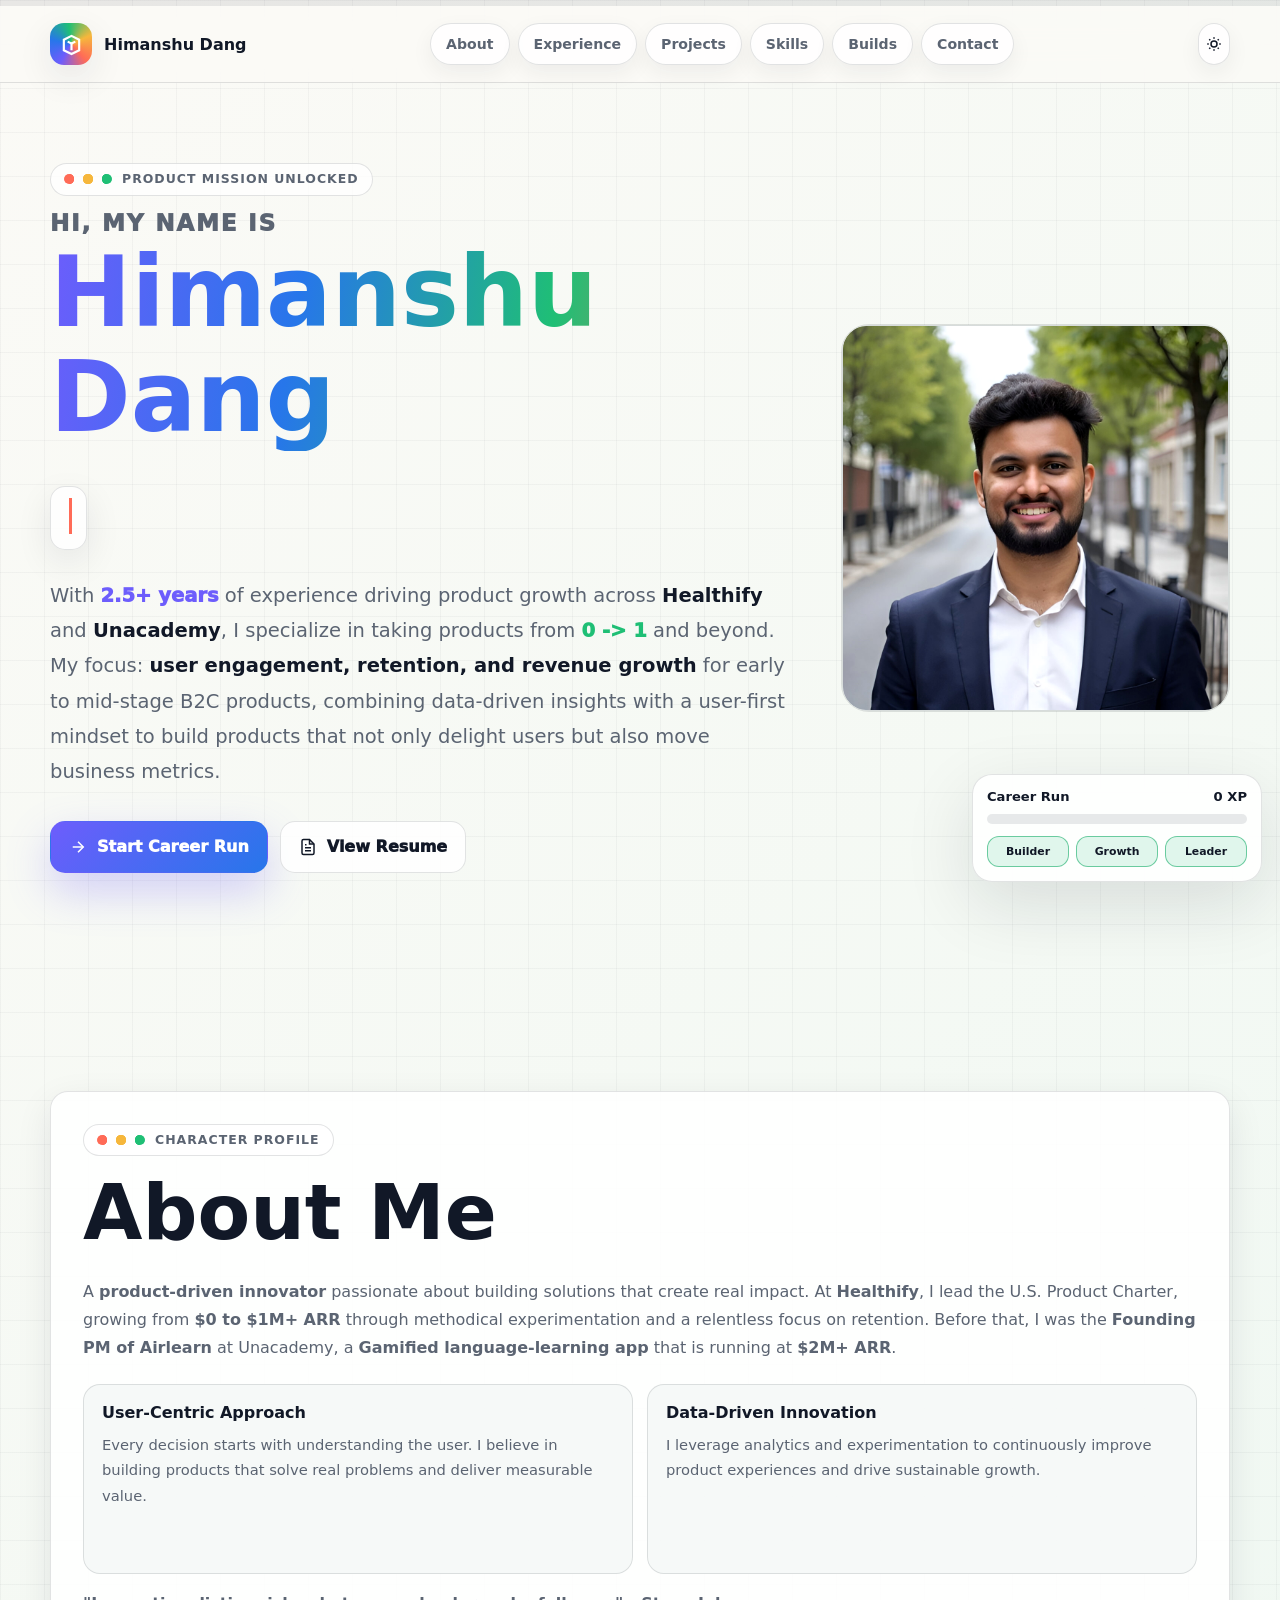
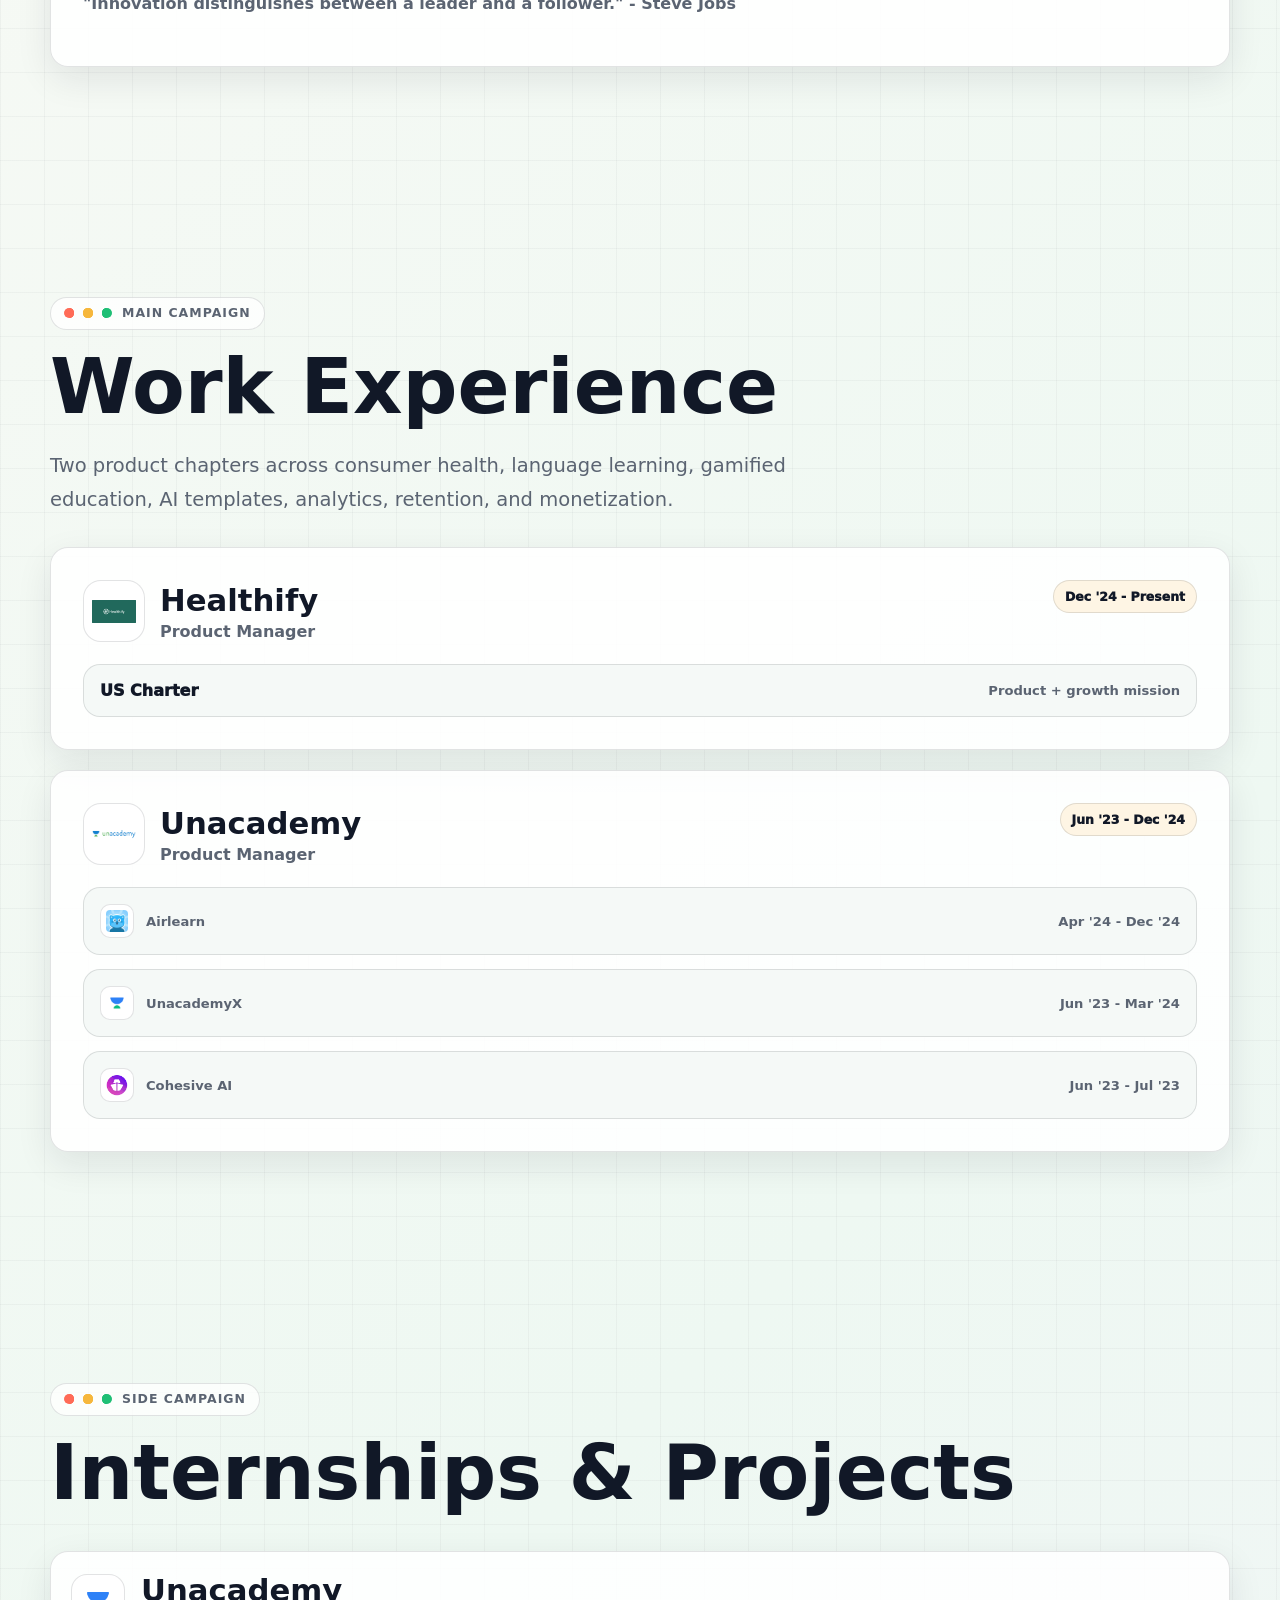
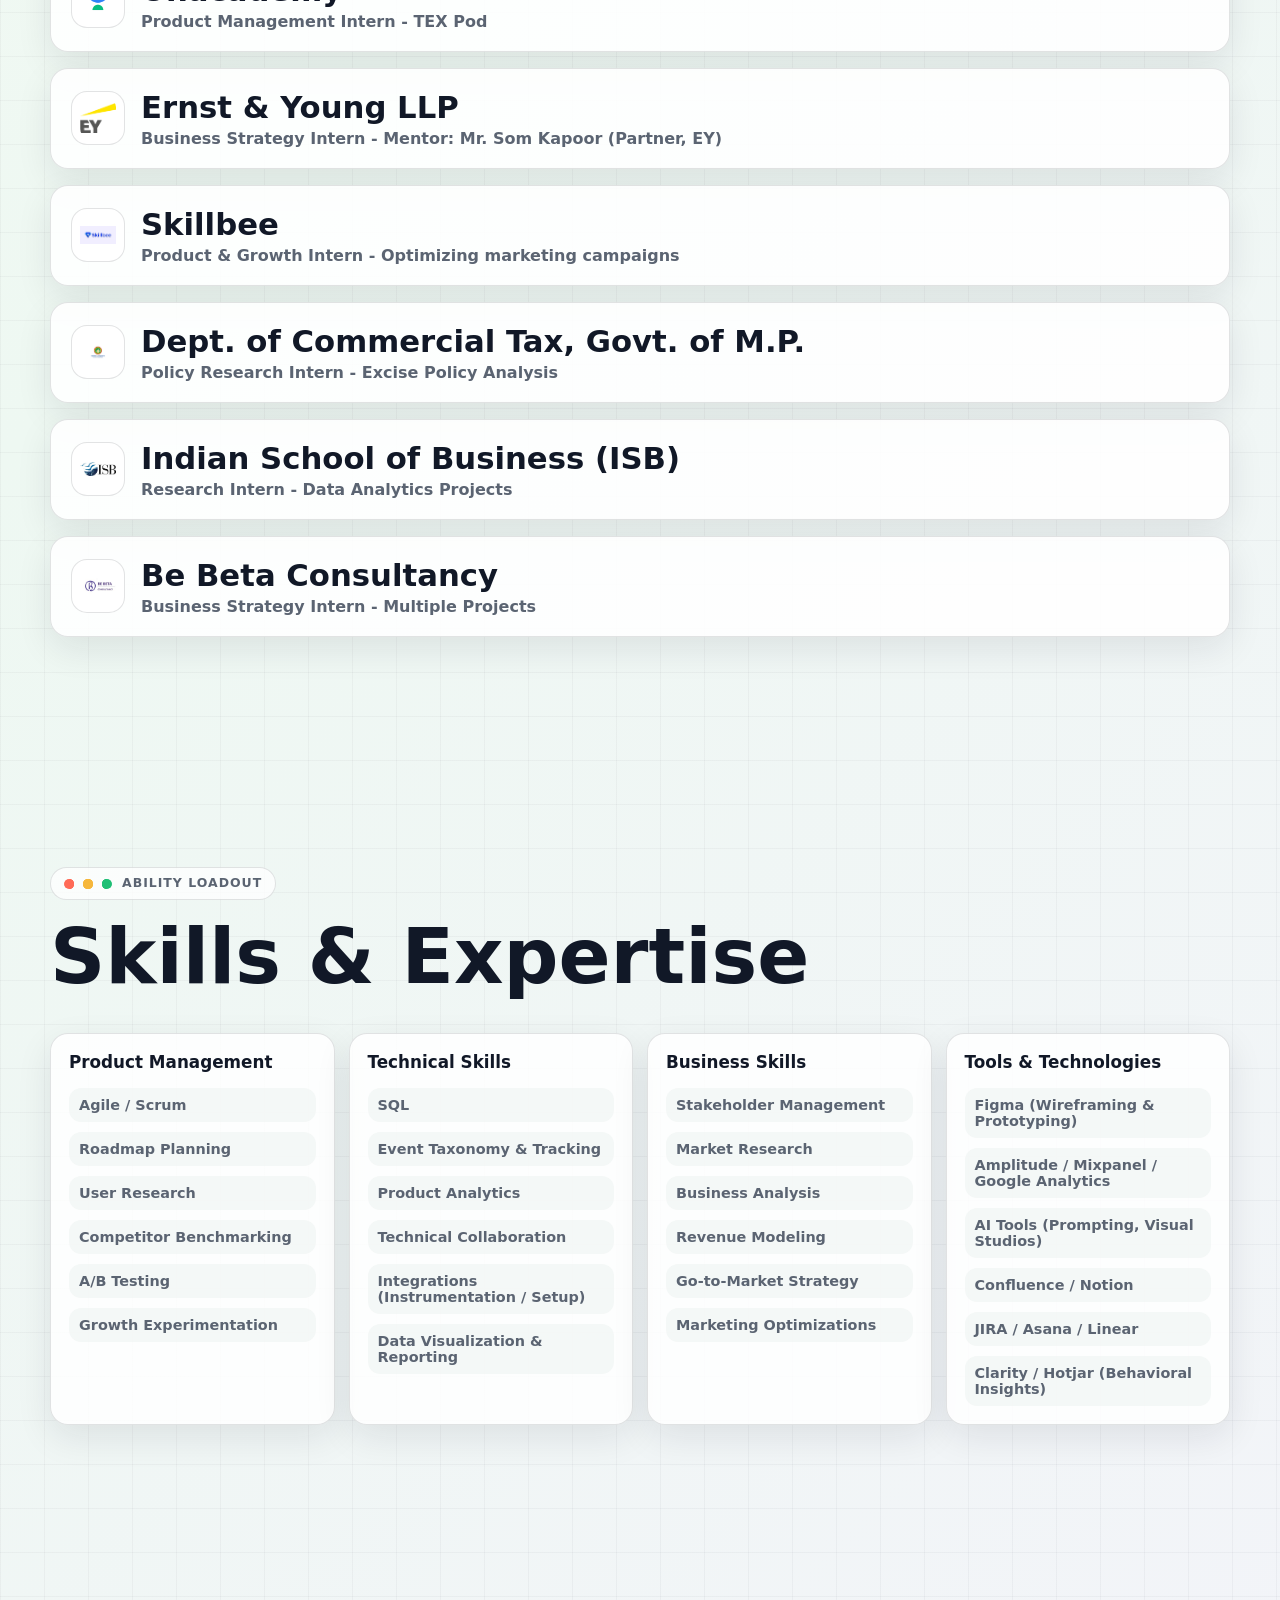
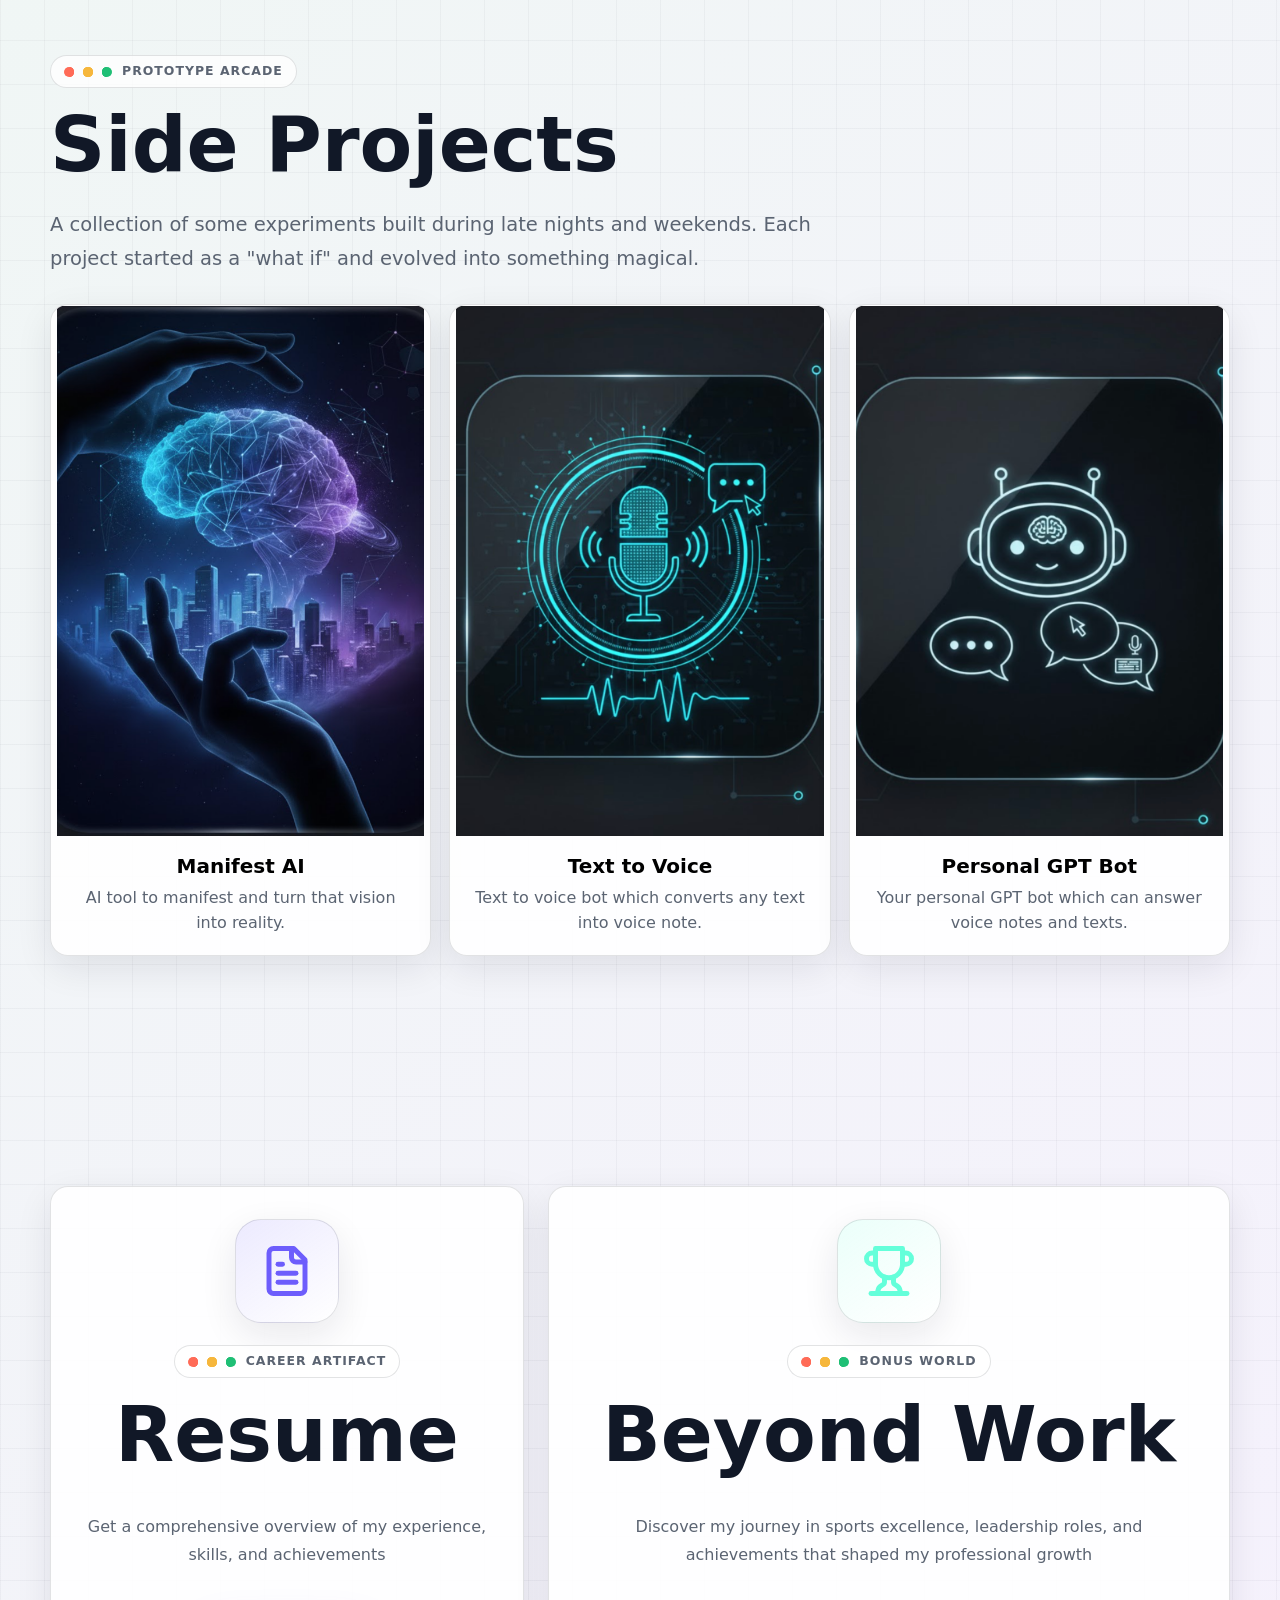
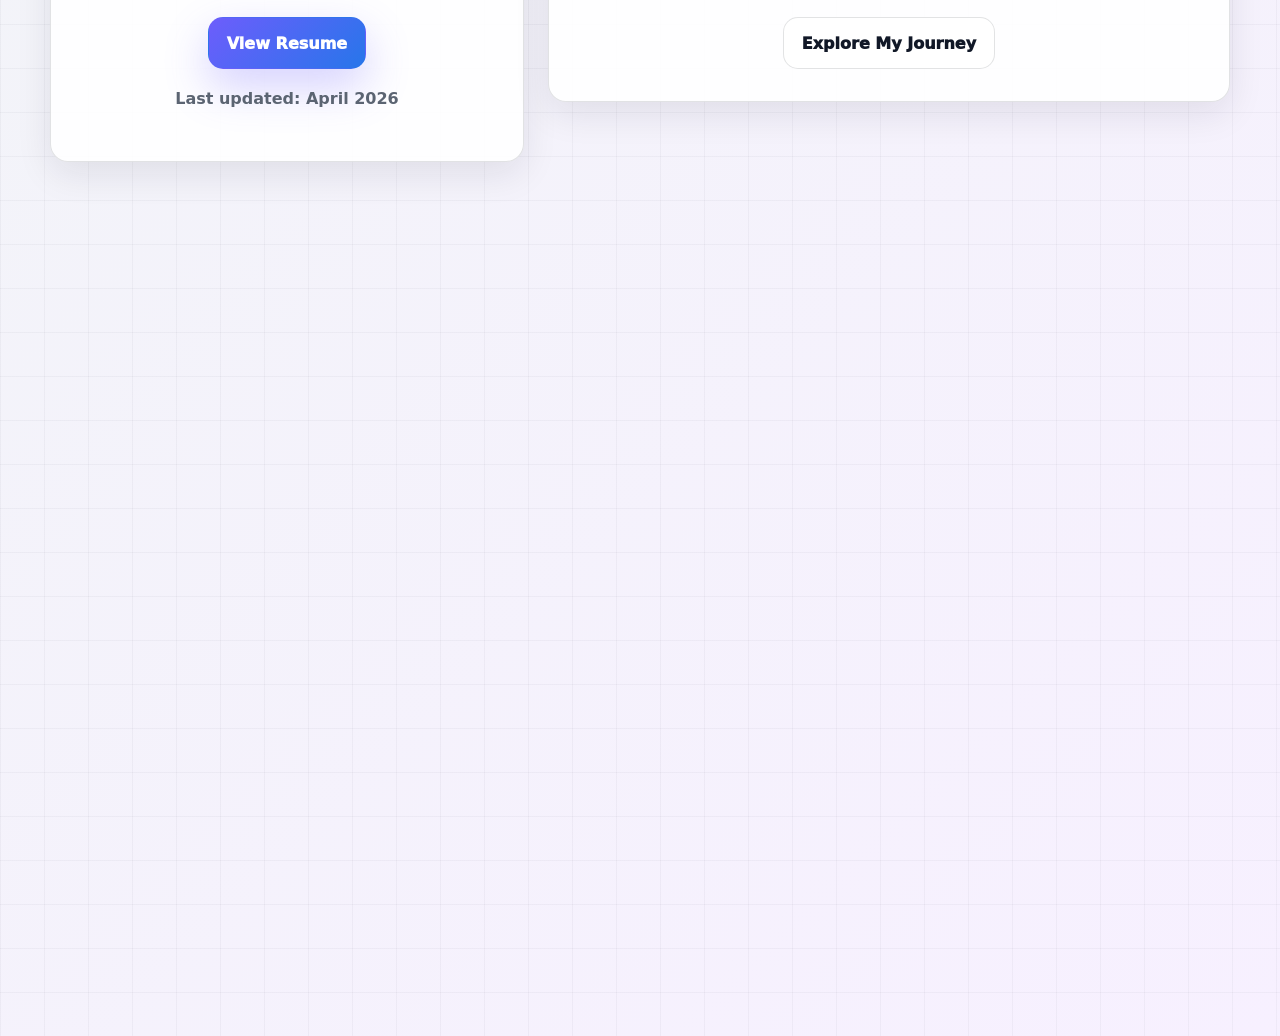
<file: index.html>
<!DOCTYPE html>
<html lang="en">
<head>
  <meta charset="UTF-8" />
  <meta name="viewport" content="width=device-width, initial-scale=1.0" />
  <title>Himanshu Dang - Product Manager</title>
  <meta name="description" content="Product Manager with 2.5+ years of experience at Healthify and Unacademy. Specializing in 0 to 1 products, engagement, retention, and revenue growth." />
  <link rel="icon" type="image/png" sizes="32x32" href="./assets/favicon-32.png" />
  <link rel="apple-touch-icon" sizes="180x180" href="./assets/apple-touch-icon.png" />
  <meta name="theme-color" content="#fbfaf6" />
  <script>try{if(localStorage.getItem("portfolio-theme-v2")==="dark"){document.documentElement.classList.add("dark");var m=document.querySelector('meta[name="theme-color"]');if(m)m.setAttribute("content","#061725")}}catch(e){}</script>
  <link rel="stylesheet" href="./shared.css" />
</head>
<body>
  <div class="progress-rail"><div class="progress-fill"></div></div>

  <header class="topbar">
    <div class="topbar-inner">
      <a class="brand" href="#hero" aria-label="Himanshu Dang home">
        <span class="brand-mark">
          <svg viewBox="0 0 24 24" fill="none" stroke="currentColor" stroke-width="2.25"><path d="M4 18V7l8-4 8 4v11l-8 4-8-4Z"/><path d="m8 9 4 2 4-2"/><path d="M12 11v7"/></svg>
        </span>
        <span>Himanshu Dang</span>
      </a>
      <nav class="navlinks" data-nav>
        <a href="#about">About</a>
        <a href="#experience">Experience</a>
        <a href="#internships">Projects</a>
        <a href="#skills">Skills</a>
        <a href="#side-projects">Builds</a>
        <a href="#contact">Contact</a>
      </nav>
      <div style="display:flex;gap:8px;align-items:center">
        <button class="icon-button" type="button" data-theme-toggle aria-label="Toggle theme">
          <svg viewBox="0 0 24 24" fill="none" stroke="currentColor" stroke-width="2"><path d="M12 3v2m0 14v2m9-9h-2M5 12H3m15.36-6.36-1.42 1.42M7.05 16.95l-1.41 1.41m12.72 0-1.42-1.41M7.05 7.05 5.64 5.64"/><circle cx="12" cy="12" r="4"/></svg>
        </button>
        <button class="menu-toggle" type="button" data-menu-toggle aria-label="Open menu">
          <svg viewBox="0 0 24 24" fill="none" stroke="currentColor" stroke-width="2.2"><path d="M4 7h16M4 12h16M4 17h16"/></svg>
        </button>
      </div>
    </div>
  </header>

  <aside class="hud" aria-label="Portfolio progress">
    <div class="hud-row"><span>Career Run</span><strong data-xp>0 XP</strong></div>
    <div class="hud-bar"><span data-hud-fill></span></div>
    <div class="hud-badges">
      <div class="badge-mini" data-badge>Builder</div>
      <div class="badge-mini" data-badge>Growth</div>
      <div class="badge-mini" data-badge>Leader</div>
    </div>
  </aside>

  <main>
    <section class="hero" id="hero">
      <div class="container hero-grid">
        <div class="reveal visible">
          <span class="section-kicker">Product mission unlocked</span>
          <h1><span class="hero-intro">Hi, my name is</span><span class="hero-name-gradient">Himanshu Dang</span></h1>
          <div class="typing-line"><span data-typing></span></div>
          <p class="hero-copy">
            With <span class="accent">2.5+ years</span> of experience driving product growth across
            <strong>Healthify</strong> and <strong>Unacademy</strong>, I specialize in taking products from
            <span class="accent-green">0 -> 1</span> and beyond. My focus:
            <strong>user engagement, retention, and revenue growth</strong> for early to mid-stage B2C products,
            combining data-driven insights with a user-first mindset to build products that not only delight users
            but also move business metrics.
          </p>
          <div class="cta-row">
            <a class="cta primary" href="#experience">
              <svg viewBox="0 0 24 24" fill="none" stroke="currentColor" stroke-width="2"><path d="M5 12h14"/><path d="m12 5 7 7-7 7"/></svg>
              Start Career Run
            </a>
            <a class="cta secondary" href="./resume.html">
              <svg viewBox="0 0 24 24" fill="none" stroke="currentColor" stroke-width="2"><path d="M14 2H6a2 2 0 0 0-2 2v16a2 2 0 0 0 2 2h12a2 2 0 0 0 2-2V8z"/><path d="M14 2v6h6"/><path d="M16 13H8M16 17H8M10 9H8"/></svg>
              View Resume
            </a>
          </div>
        </div>

        <div class="player-card clean tilt reveal visible">
          <div class="player-photo">
            <img src="./assets/favicon.jpg" alt="Himanshu Dang" />
          </div>
        </div>
      </div>
    </section>

    <section class="section" id="about">
      <div class="container about-layout">
        <div class="panel reveal">
          <span class="section-kicker">Character profile</span>
          <h2 class="section-title">About Me</h2>
          <p>
            A <strong>product-driven innovator</strong> passionate about building solutions that create real impact.
            At <strong>Healthify</strong>, I lead the U.S. Product Charter, growing from <strong>$0 to $1M+ ARR</strong>
            through methodical experimentation and a relentless focus on retention. Before that, I was the
            <strong>Founding PM of Airlearn</strong> at Unacademy, a <strong>Gamified language-learning app</strong>
            that is running at <strong>$2M+ ARR</strong>.
          </p>
          <div class="approach-grid">
            <div class="approach-card">
              <h4>User-Centric Approach</h4>
              <p>Every decision starts with understanding the user. I believe in building products that solve real problems and deliver measurable value.</p>
            </div>
            <div class="approach-card">
              <h4>Data-Driven Innovation</h4>
              <p>I leverage analytics and experimentation to continuously improve product experiences and drive sustainable growth.</p>
            </div>
          </div>
          <p><strong>"Innovation distinguishes between a leader and a follower." - Steve Jobs</strong></p>
        </div>
      </div>
    </section>

    <section class="section" id="experience">
      <div class="container">
        <span class="section-kicker reveal">Main campaign</span>
        <h2 class="section-title reveal">Work Experience</h2>
        <p class="section-subtitle reveal">Two product chapters across consumer health, language learning, gamified education, AI templates, analytics, retention, and monetization.</p>

        <div class="quest-stack" style="margin-top:30px">
          <article class="quest-card tilt reveal">
            <div class="quest-head">
              <div class="quest-company">
                <a href="https://www.healthifyme.com/us/" target="_blank" rel="noopener noreferrer"><img class="logo" src="./assets/healthify-logo-BnQLW1wV.png" alt="Healthify logo"></a>
                <div>
                  <h3><a href="https://www.healthifyme.com/us/" target="_blank" rel="noopener noreferrer">Healthify</a></h3>
                  <p class="role">Product Manager</p>
                </div>
              </div>
              <span class="date-pill">Dec '24 - Present</span>
            </div>
            <div class="project-list">
              <details class="project-mini">
                <summary>US Charter <span>Product + growth mission</span></summary>
                <ul>
                  <li>Leading the U.S. Product Charter at Healthify, and contributing to cross-functional initiatives across the organization.</li>
                  <li>Drove $10K revenue within the first month by launching and optimizing multiple growth strategies through strategic A/B experiments</li>
                  <li>Launched a chat-based coaching product after thorough market research, partnering with U.S. dietitians, and boosted MRR to $18K in Feb</li>
                  <li>Boosted D3 retention to 45% from 20% by enhancing AI features and providing actionable user insights (food, sleep, workout & steps)</li>
                  <li>Achieved $1M+ ARR through app UI/UX improvements, CRMs, PLG initiatives, CGM upsells, web acquisition funnels and engagement tactics</li>
                  <li>Launched barcode scanning and improved Food Track adoption by 50%, also launched path feature and improved D7 retention by 10pp</li>
                </ul>
              </details>
            </div>
          </article>

          <article class="quest-card tilt reveal">
            <div class="quest-head">
              <div class="quest-company">
                <a href="https://unacademy.com" target="_blank" rel="noopener noreferrer"><img class="logo" src="./assets/unacademy-logo-D3rL4uFy.png" alt="Unacademy logo"></a>
                <div>
                  <h3><a href="https://unacademy.com" target="_blank" rel="noopener noreferrer">Unacademy</a></h3>
                  <p class="role">Product Manager</p>
                </div>
              </div>
              <span class="date-pill">Jun '23 - Dec '24</span>
            </div>
            <div class="project-list">
              <details class="project-mini">
                <summary>
                  <span class="project-summary-main">
                    <img class="mini-logo" src="./assets/airlearn-logo-B7maITIO.png" alt="Airlearn logo">
                    <a href="https://airlearn.com/" target="_blank" rel="noopener noreferrer">Airlearn</a>
                  </span>
                  <span>Apr '24 - Dec '24</span>
                </summary>
                <ul>
                  <li>Founding Product Manager of Airlearn at Unacademy, a Gamified language-learning app running at $2M+ ARR</li>
                  <li>Managed the end-to-end product development for the language learning app targeting the US market, from ideation to launch to growth</li>
                  <li>Conducted an extensive research on 10+ prominent players in the market to identify trends, their USPs and potential opportunities</li>
                  <li>Collaborated with different teams & launched features which improved D1 retention by 15pp, D30 by 5pp & free to paid conversion by 4pp</li>
                  <li>Established comprehensive event tracking to monitor user interactions and created analytics dashboard to interpret product performance</li>
                  <li>Owned the entire product metrics & analytics and created prototypes, wireframes and logics for features based on data driven insights</li>
                </ul>
              </details>
              <details class="project-mini">
                <summary>
                  <span class="project-summary-main">
                    <img class="mini-logo" src="./assets/unacademyx-logo-CcSRe7ei.png" alt="UnacademyX logo">
                    <a href="https://unacademy.com" target="_blank" rel="noopener noreferrer">UnacademyX</a>
                  </span>
                  <span>Jun '23 - Mar '24</span>
                </summary>
                <ul>
                  <li>UnacademyX is a gamified educational app for UPSC and NEET preparation</li>
                  <li>Collaborated closely with senior leadership in brainstorming and spearheaded product initiatives to enhance user engagement and retention</li>
                  <li>Remarkably increased the D1 Retention from 11% to 22% by leading the launch of Leagues and initiating customer communications via PNs</li>
                  <li>Led the launch of all growth campaigns and executed K-factor experiments to increase the total sign-ups in the NEET-UG category by 70%</li>
                  <li>Concluded 5 A/B experiments on lesson's content with variations like AI lessons in UPSC and interactive lessons with gamification in NEET</li>
                  <li>Owned the entire product metrics & analytics and created prototypes, wireframes and logics for features based on data driven insights</li>
                </ul>
              </details>
              <details class="project-mini">
                <summary>
                  <span class="project-summary-main">
                    <img class="mini-logo" src="./assets/cohesive-logo-CNdfymbT.png" alt="Cohesive AI logo">
                    <a href="https://cohesive-ai.en.softonic.com/web-apps" target="_blank" rel="noopener noreferrer">Cohesive AI</a>
                  </span>
                  <span>Jun '23 - Jul '23</span>
                </summary>
                <ul>
                  <li>Increased the MRR by 50% by spearheading the launch of Knowledge base feature to provide the latest and accurate data to customers</li>
                  <li>Created 100+ AI powered templates required for content creation that are currently serving 1500+ paid subscribers with ARR 300K USD</li>
                </ul>
              </details>
            </div>
          </article>
        </div>
      </div>
    </section>

    <section class="section" id="internships">
      <div class="container">
        <span class="section-kicker reveal">Side campaign</span>
        <h2 class="section-title reveal">Internships & Projects</h2>
        <div class="timeline" style="margin-top:30px">
          <details class="timeline-card reveal">
            <summary>
              <img class="logo" src="./assets/unacademyx-logo-CcSRe7ei.png" alt="Unacademy">
              <div>
              <h3>Unacademy</h3>
              <p class="role">Product Management Intern - TEX Pod</p>
              </div>
            </summary>
            <ul>
                <li>Saved a total of 4.81 Crores/annually and increased the usage of Unacademy's question bank by 100% by optimizing the existing test creation process</li>
                <li>Launched 7 new features to expedite the internal processes, by writing PRDs, identifying the success metrics, creating wireframes, and completing UATs</li>
                <li>Connected with 50+ learners to understand their pain points and suggested 6 test-section and 4 practice-section recommendations to solve their problems</li>
                <li>Identified USPs of Unacademy and salient features offered by other ed-tech firms by executing competitive analysis on 6 key players in the test-prep space</li>
              </ul>
          </details>

          <details class="timeline-card reveal">
            <summary>
              <img class="logo" src="./assets/ey-logo-BgG1Wc1F.png" alt="EY">
              <div>
              <h3>Ernst & Young LLP</h3>
              <p class="role">Business Strategy Intern - Mentor: Mr. Som Kapoor (Partner, EY)</p>
              </div>
            </summary>
            <ul>
                <li>Systematized the target domains for our campaigns into a roadmap and surveyed 1500+ students to gain insights over their expectations from corporates</li>
                <li>Investigated the successful strategies adopted by 10 different corporates to gain traction among students and thus suggested analogous proposals for EY</li>
                <li>Assisted the Business Consulting team at Ernst & Young in analyzing the Burn Rate and Cash Flow Statements to forecast the pitching amount for our client</li>
              </ul>
          </details>

          <details class="timeline-card reveal">
            <summary>
              <img class="logo" src="./assets/skillbee-logo-DbFC6B-G.png" alt="Skillbee">
              <div>
              <h3>Skillbee</h3>
              <p class="role">Product & Growth Intern - Optimizing marketing campaigns</p>
              </div>
            </summary>
            <ul>
                <li>Conceptualized 2 new features for IPI connect app & wireframed a prototype for training e-courses using Figma software for our client ASPRI, Singapore</li>
                <li>Curated & launched 33 training e-courses for professionals from Shell, Chevron & Exxon Mobil which are being used to train more than 80,000 workers</li>
                <li>Increased the total registered companies on the platform by 300%, by leading an 80 membered marketing campaign to reach out to 2.7L UAE companies</li>
                <li>Optimized a social media marketing campaign resulting in a 35% surge in Skillbee's reach, 23% increment in follower count, and 11% rise in organic growth</li>
                <li>Scaled up Skillbee's monthly revenue by 75% through training e-courses contracts and by creating monetisation strategies after doing primary research</li>
              </ul>
          </details>

          <details class="timeline-card reveal">
            <summary>
              <img class="logo" src="./assets/mpgovt-logo-BsinwV2K.png" alt="MP Govt">
              <div>
              <h3>Dept. of Commercial Tax, Govt. of M.P.</h3>
              <p class="role">Policy Research Intern - Excise Policy Analysis</p>
              </div>
            </summary>
            <ul>
                <li>Benchmarked 23 Non-Dry States across the nation to understand their excise policies & measures adopted by them to counter the existing revenue leaks</li>
                <li>Interviewed 15+ Senior Officials from Excise Department of different states while performing research to get an in-depth knowledge of the liquor market</li>
                <li>Proposed a digitalized Track & Trace system to curb the growth of the illegal liquor market of INR 50+ crores & to improve the authentication & traceability</li>
                <li>Propounded an Online Database Management Portal for an efficient mechanism to track production in manufacturing units and to enhance transparency</li>
              </ul>
          </details>

          <details class="timeline-card reveal">
            <summary>
              <img class="logo" src="./assets/isb-logo-Cz7ex_cP.png" alt="ISB">
              <div>
              <h3>Indian School of Business (ISB)</h3>
              <p class="role">Research Intern - Data Analytics Projects</p>
              </div>
            </summary>
            <ul>
                <li>Project 1: Mergers & acquisitions by Indian firms from FY01-FY19</li>
                <li>Segregated the data of 13000 mergers and acquisitions by classifying the target nations into different markets using the MSCI All Country World Index</li>
                <li>Concluded that 15% M&As in developed markets succeeded, by examining the effect of mergers on the innovation performance of 600 emerging market firms</li>
                <li>Project 2: Scraping data of start-ups from www.yourstory.com/companies</li>
                <li>Scraped all the essential data used to investigate the financial performance of Indian start-ups by deploying Selenium Webdriver and saved 1000+ man-hours</li>
                <li>Total scraped: 1820 firms with 15 variables including Name, Sector, Legal Name, Funding, Revenue Stream, and Round Breakdown of Investors</li>
              </ul>
          </details>

          <details class="timeline-card reveal">
            <summary>
              <img class="logo" src="./assets/bebeta-logo-Bg5K1AFi.png" alt="Be Beta">
              <div>
              <h3>Be Beta Consultancy</h3>
              <p class="role">Business Strategy Intern - Multiple Projects</p>
              </div>
            </summary>
            <ul>
                <li>Project 1: Research & development (Mentor: Mr. Hanumant Lal Shukla, CEO)</li>
                <li>Prepared a comprehensive report on the Education and Training sector after interviewing 5 teachers to identify the existing bottlenecks in the system</li>
                <li>Researched extensively about the Government's initiatives and policies in this sector and devised 7 possible solutions to counter the current challenges</li>
                <li>Project 2: Business strategy development (Mentor: Mr. Rohit Gharwal, CSO)</li>
                <li>Assisted in preparing Pitch Deck & Lean Canvas Model for Chai Shai, a start-up based on the tea market and backed by Skyrocket Beverages Pvt. Ltd.</li>
                <li>Perused business models & core competencies of 2 existing players in the Quick Service Restaurants market & thus devised business strategies for Chai Shai</li>
              </ul>
          </details>
        </div>
      </div>
    </section>

    <section class="section" id="skills">
      <div class="container">
        <span class="section-kicker reveal">Ability loadout</span>
        <h2 class="section-title reveal">Skills & Expertise</h2>
        <div class="skills-grid">
          <div class="skill-card reveal"><h3>Product Management</h3><ul><li>Agile / Scrum</li><li>Roadmap Planning</li><li>User Research</li><li>Competitor Benchmarking</li><li>A/B Testing</li><li>Growth Experimentation</li></ul></div>
          <div class="skill-card reveal"><h3>Technical Skills</h3><ul><li>SQL</li><li>Event Taxonomy & Tracking</li><li>Product Analytics</li><li>Technical Collaboration</li><li>Integrations (Instrumentation / Setup)</li><li>Data Visualization & Reporting</li></ul></div>
          <div class="skill-card reveal"><h3>Business Skills</h3><ul><li>Stakeholder Management</li><li>Market Research</li><li>Business Analysis</li><li>Revenue Modeling</li><li>Go-to-Market Strategy</li><li>Marketing Optimizations</li></ul></div>
          <div class="skill-card reveal"><h3>Tools & Technologies</h3><ul><li>Figma (Wireframing & Prototyping)</li><li>Amplitude / Mixpanel / Google Analytics</li><li>AI Tools (Prompting, Visual Studios)</li><li>Confluence / Notion</li><li>JIRA / Asana / Linear</li><li>Clarity / Hotjar (Behavioral Insights)</li></ul></div>
        </div>
      </div>
    </section>

    <section class="section" id="side-projects">
      <div class="container">
        <span class="section-kicker reveal">Prototype arcade</span>
        <h2 class="section-title reveal">Side Projects</h2>
        <p class="section-subtitle reveal">A collection of some experiments built during late nights and weekends. Each project started as a "what if" and evolved into something magical.</p>
        <div class="project-gallery">
          <button class="project-card reveal" type="button" onclick="openVideo('./assets/manifest-ai-0_m1M68F.mp4')">
            <div class="project-thumb"><img src="./assets/manifest-ai-thumb-Cvb-9Ytn.png" alt="Manifest AI"></div>
            <div class="project-body"><h3>Manifest AI</h3><p>AI tool to manifest and turn that vision into reality.</p></div>
          </button>
          <button class="project-card reveal" type="button" onclick="openVideo('./assets/text-to-voice-C361Z4tL.mp4')">
            <div class="project-thumb"><img src="./assets/text-to-voice-thumb-02S0sp1g.png" alt="Text to Voice"></div>
            <div class="project-body"><h3>Text to Voice</h3><p>Text to voice bot which converts any text into voice note.</p></div>
          </button>
          <button class="project-card reveal" type="button" onclick="openVideo('./assets/gpt-voice-bot-Bj2va2DW.mp4')">
            <div class="project-thumb"><img src="./assets/gpt-voice-bot-thumb-DGoxhQDK.png" alt="Personal GPT Bot"></div>
            <div class="project-body"><h3>Personal GPT Bot</h3><p>Your personal GPT bot which can answer voice notes and texts.</p></div>
          </button>
        </div>
      </div>
    </section>

    <section class="section" id="resume">
      <div class="container two-column">
        <div class="panel reveal section-card">
          <div class="section-logo logo-document" aria-hidden="true">
            <svg viewBox="0 0 24 24" fill="none" stroke="currentColor" stroke-width="2.2" stroke-linecap="round" stroke-linejoin="round">
              <path d="M15 2H6a2 2 0 0 0-2 2v16a2 2 0 0 0 2 2h12a2 2 0 0 0 2-2V7Z" />
              <path d="M14 2v4a2 2 0 0 0 2 2h4" />
              <path d="M10 9H8" />
              <path d="M16 13H8" />
              <path d="M16 17H8" />
            </svg>
          </div>
          <span class="section-kicker">Career artifact</span>
          <h2 class="section-title">Resume</h2>
          <p>Get a comprehensive overview of my experience, skills, and achievements</p>
          <div class="cta-row"><a class="cta primary" href="./resume.html">View Resume</a></div>
          <p><strong>Last updated: April 2026</strong></p>
        </div>
        <div class="panel reveal section-card">
          <div class="section-logo logo-trophy" aria-hidden="true">
            <svg viewBox="0 0 24 24" fill="none" stroke="currentColor" stroke-width="2.2" stroke-linecap="round" stroke-linejoin="round">
              <path d="M6 9H4.5a2.5 2.5 0 0 1 0-5H6" />
              <path d="M18 9h1.5a2.5 2.5 0 0 0 0-5H18" />
              <path d="M4 22h16" />
              <path d="M10 14.66V17c0 .55-.47.98-.97 1.21A3.5 3.5 0 0 0 7 21" />
              <path d="M14 14.66V17c0 .55.47.98.97 1.21A3.5 3.5 0 0 1 17 21" />
              <path d="M18 2H6v7a6 6 0 0 0 12 0V2Z" />
            </svg>
          </div>
          <span class="section-kicker">Bonus world</span>
          <h2 class="section-title">Beyond Work</h2>
          <p>Discover my journey in sports excellence, leadership roles, and achievements that shaped my professional growth</p>
          <div class="cta-row"><a class="cta secondary" href="./extracurricular.html">Explore My Journey</a></div>
        </div>
      </div>
    </section>

    <section class="section" id="contact">
      <div class="container">
        <div class="panel reveal" style="text-align:center">
          <span class="section-kicker">Final checkpoint</span>
          <h2 class="section-title">Get In Touch</h2>
          <p class="section-subtitle" style="margin:0 auto">I'm always interested in connecting with innovative thinkers, discussing product strategy, or exploring new opportunities that drive meaningful impact.</p>
          <div class="contact-links" aria-label="Contact links">
            <a class="contact-link contact-github" href="https://github.com/hdang2000" target="_blank" rel="noopener noreferrer" aria-label="GitHub" title="GitHub">
              <svg viewBox="0 0 24 24" fill="none" stroke="currentColor" stroke-width="2.15" stroke-linecap="round" stroke-linejoin="round">
                <path d="M15 22v-4a4.8 4.8 0 0 0-1-3.5c3 0 6-2 6-5.5.08-1.25-.27-2.48-1-3.5.28-1.15.28-2.35 0-3.5 0 0-1 0-3 1.5-2.64-.5-5.36-.5-8 0C6 2 5 2 5 2c-.3 1.15-.3 2.35 0 3.5A5.4 5.4 0 0 0 4 9c0 3.5 3 5.5 6 5.5-.39.49-.68 1.05-.85 1.65-.17.6-.22 1.23-.15 1.85v4" />
                <path d="M9 18c-4.51 2-5-2-7-2" />
              </svg>
            </a>
            <a class="contact-link contact-linkedin" href="https://www.linkedin.com/in/himanshudang/" target="_blank" rel="noopener noreferrer" aria-label="LinkedIn" title="LinkedIn">
              <svg viewBox="0 0 24 24" fill="none" stroke="currentColor" stroke-width="2.15" stroke-linecap="round" stroke-linejoin="round">
                <path d="M16 8a6 6 0 0 1 6 6v7h-4v-7a2 2 0 0 0-4 0v7h-4v-7a6 6 0 0 1 6-6Z" />
                <rect width="4" height="12" x="2" y="9" />
                <circle cx="4" cy="4" r="2" />
              </svg>
            </a>
            <a class="contact-link contact-mail" href="mailto:himanshudang2000@gmail.com" aria-label="Email" title="Email">
              <svg viewBox="0 0 24 24" fill="none" stroke="currentColor" stroke-width="2.15" stroke-linecap="round" stroke-linejoin="round">
                <rect width="20" height="16" x="2" y="4" rx="2" />
                <path d="m22 7-8.97 5.7a1.94 1.94 0 0 1-2.06 0L2 7" />
              </svg>
            </a>
          </div>
          <p><strong>Based in Bangalore, India</strong></p>
          <p>Open to high-growth opportunities and meaningful collaborations</p>
        </div>
      </div>
    </section>
  </main>

  <div class="modal" data-video-modal>
    <div class="modal-box">
      <button class="close" type="button" onclick="closeVideo()" aria-label="Close video">X</button>
      <video data-video controls playsinline></video>
    </div>
  </div>

  <script src="./shared.js"></script>
</body>
</html>
</file>
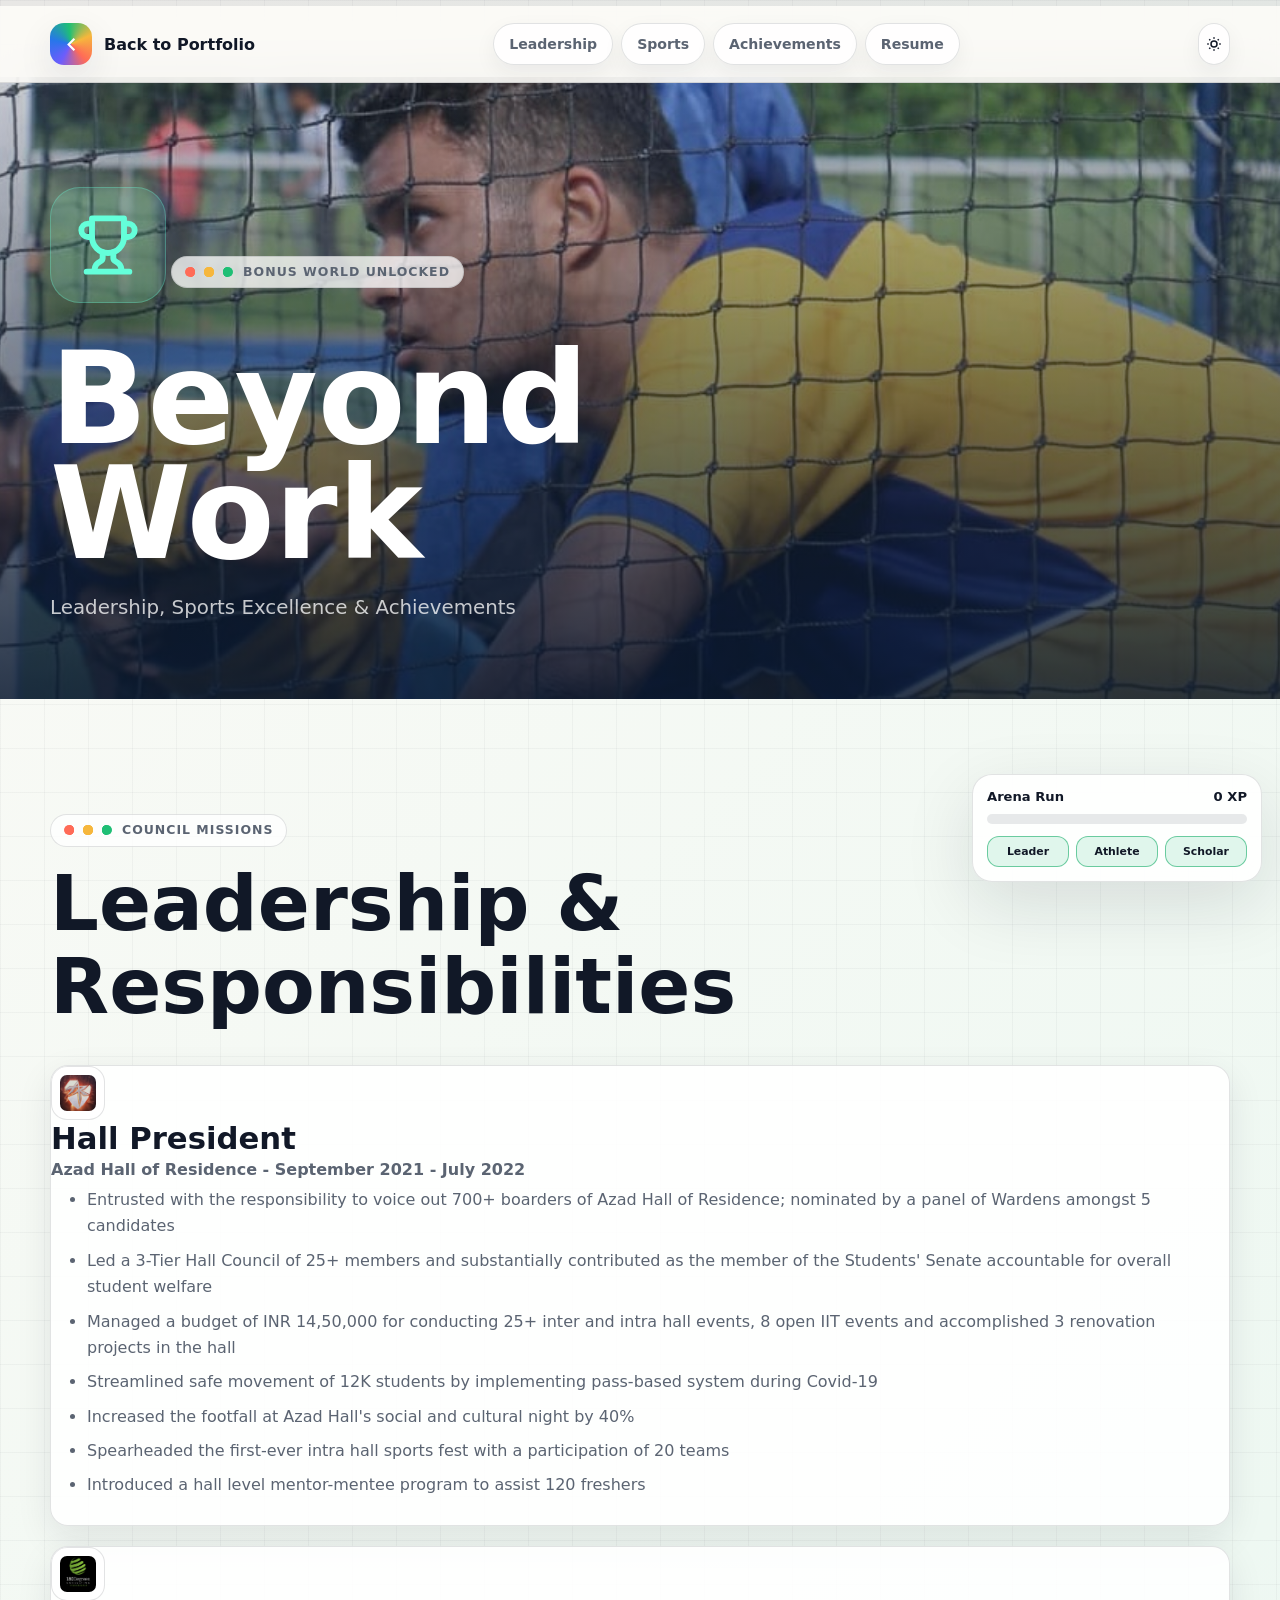
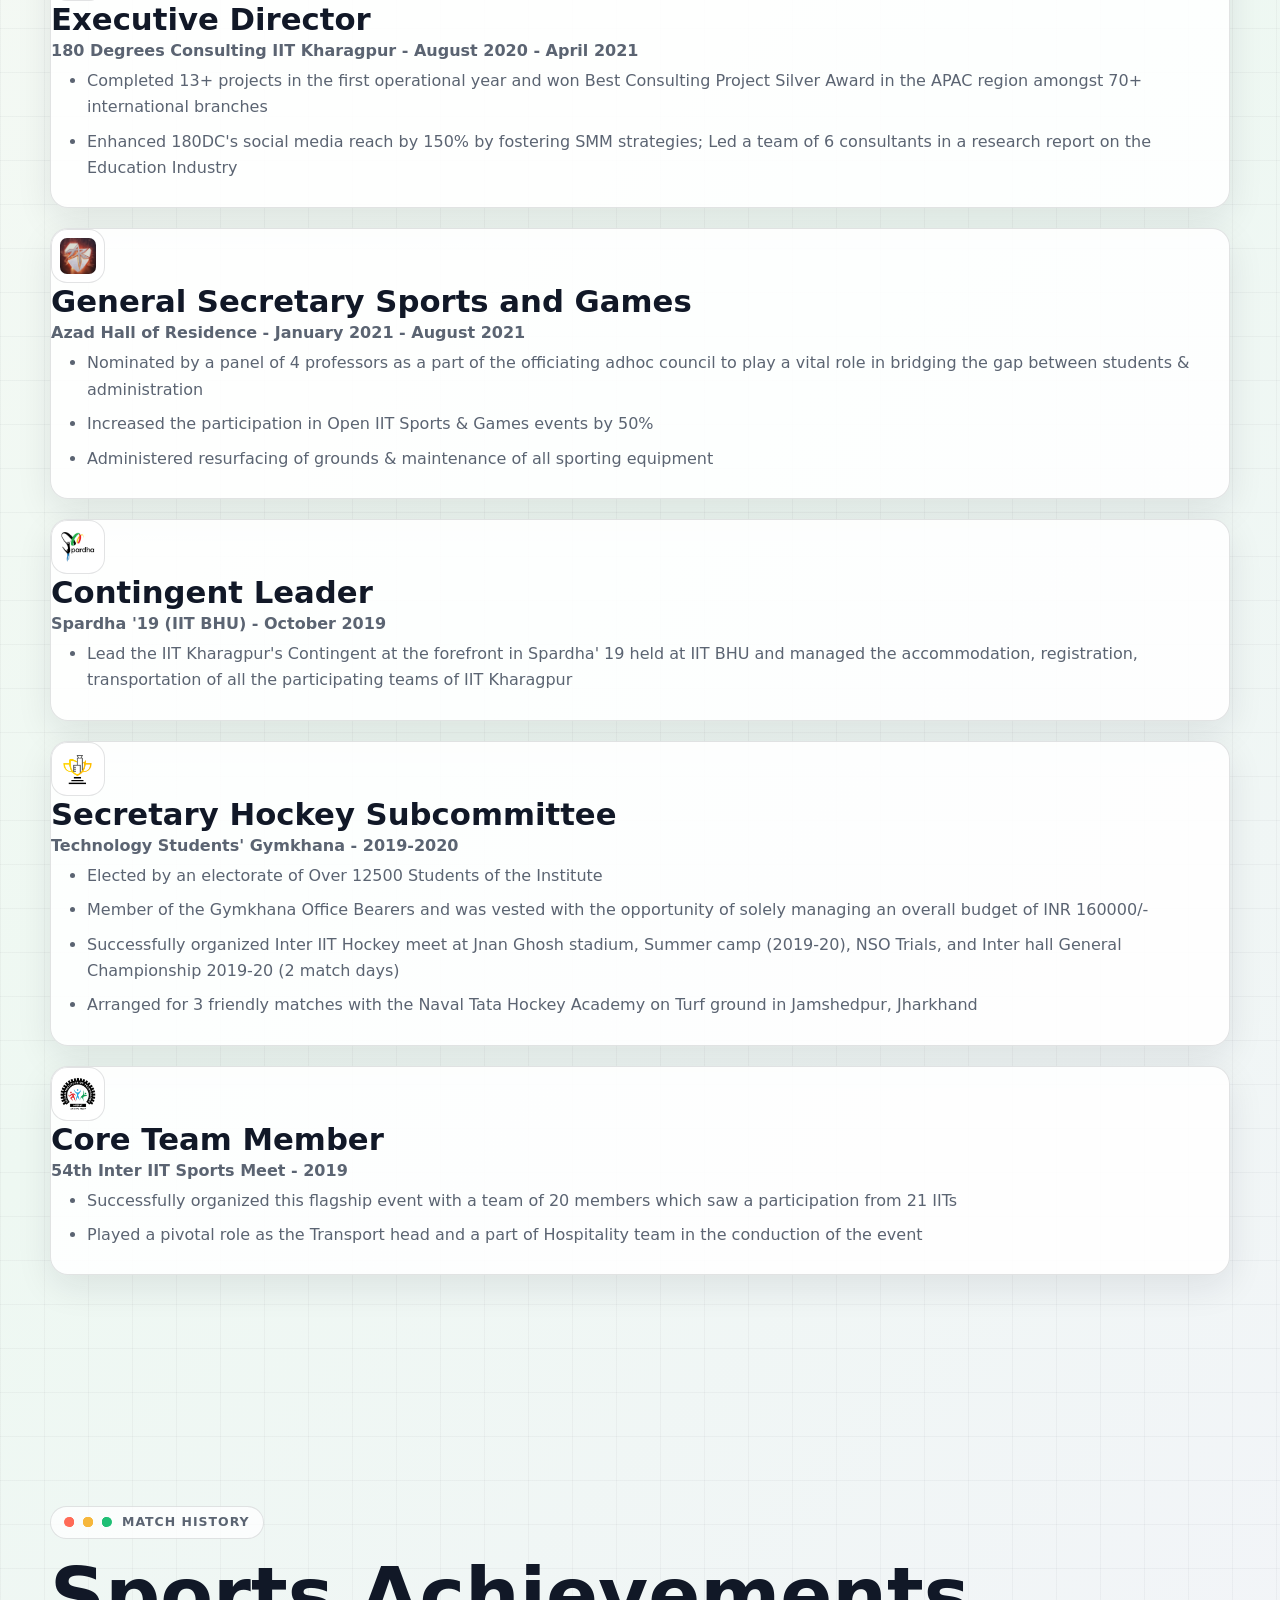
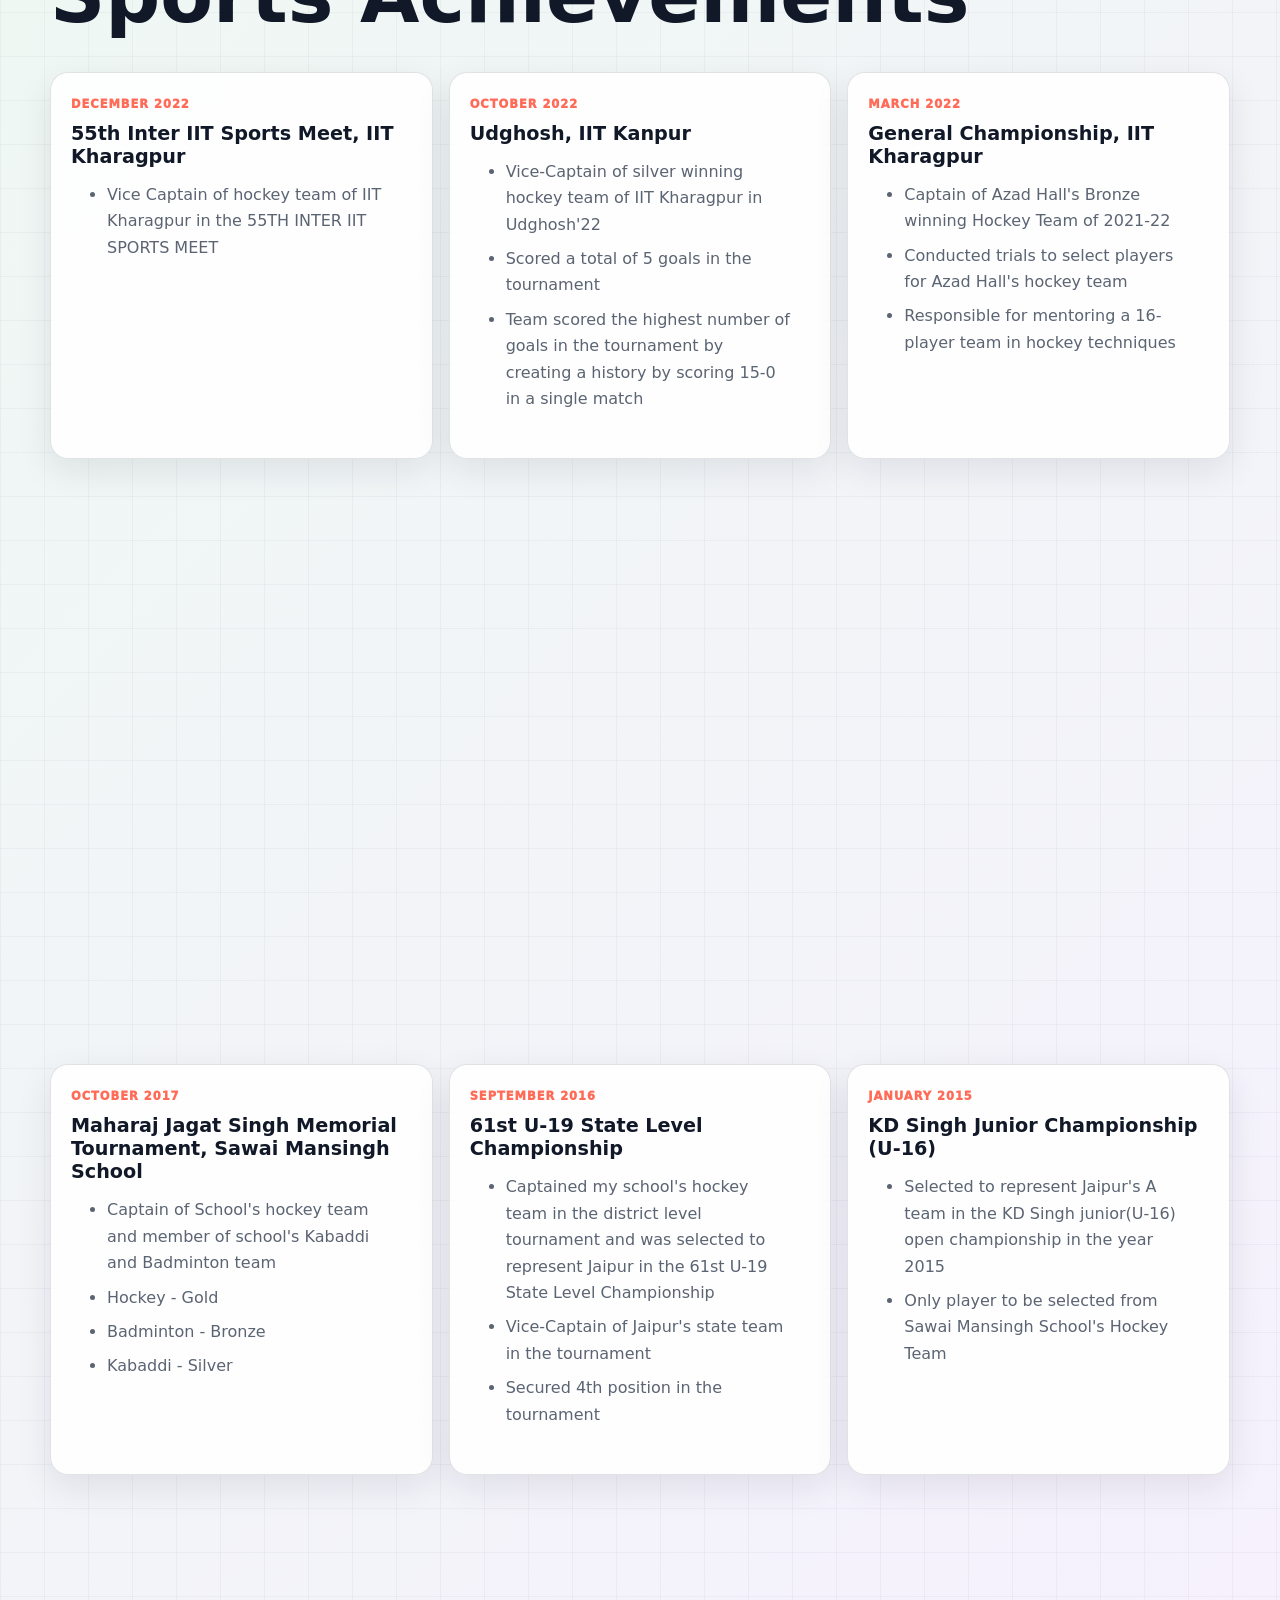
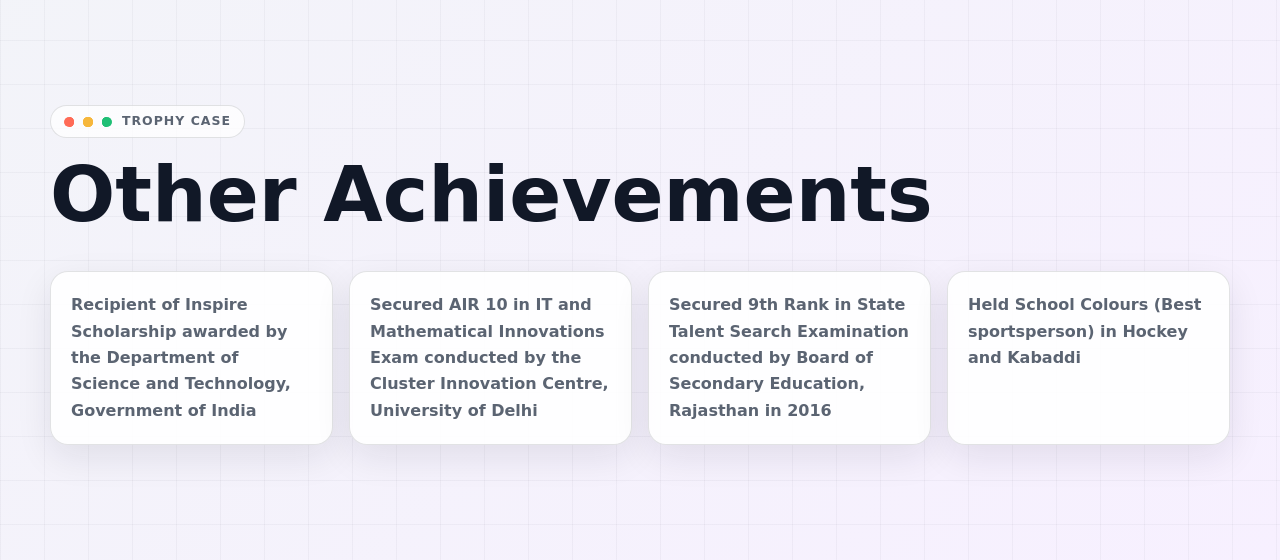
<file: extracurricular.html>
<!DOCTYPE html>
<html lang="en">
<head>
  <meta charset="UTF-8" />
  <meta name="viewport" content="width=device-width, initial-scale=1.0" />
  <title>Beyond Work - Himanshu Dang - Iteration 1</title>
  <meta name="description" content="Leadership, sports excellence, and achievements of Himanshu Dang." />
  <link rel="icon" type="image/png" sizes="32x32" href="./assets/favicon-32.png" />
  <link rel="apple-touch-icon" sizes="180x180" href="./assets/apple-touch-icon.png" />
  <meta name="theme-color" content="#fbfaf6" />
  <script>try{if(localStorage.getItem("portfolio-theme-v2")==="dark"){document.documentElement.classList.add("dark");var m=document.querySelector('meta[name="theme-color"]');if(m)m.setAttribute("content","#061725")}}catch(e){}</script>
  <link rel="stylesheet" href="./shared.css" />
</head>
<body>
  <div class="progress-rail"><div class="progress-fill"></div></div>

  <header class="topbar">
    <div class="topbar-inner">
      <a class="brand" href="./index.html" aria-label="Back to portfolio">
        <span class="brand-mark">
          <svg viewBox="0 0 24 24" fill="none" stroke="currentColor" stroke-width="2.25"><path d="m15 18-6-6 6-6"/></svg>
        </span>
        <span>Back to Portfolio</span>
      </a>
      <nav class="navlinks" data-nav>
        <a href="#leadership">Leadership</a>
        <a href="#sports">Sports</a>
        <a href="#achievements">Achievements</a>
        <a href="./resume.html">Resume</a>
      </nav>
      <div style="display:flex;gap:8px;align-items:center">
        <button class="icon-button" type="button" data-theme-toggle aria-label="Toggle theme">
          <svg viewBox="0 0 24 24" fill="none" stroke="currentColor" stroke-width="2"><path d="M12 3v2m0 14v2m9-9h-2M5 12H3m15.36-6.36-1.42 1.42M7.05 16.95l-1.41 1.41m12.72 0-1.42-1.41M7.05 7.05 5.64 5.64"/><circle cx="12" cy="12" r="4"/></svg>
        </button>
        <button class="menu-toggle" type="button" data-menu-toggle aria-label="Open menu">
          <svg viewBox="0 0 24 24" fill="none" stroke="currentColor" stroke-width="2.2"><path d="M4 7h16M4 12h16M4 17h16"/></svg>
        </button>
      </div>
    </div>
  </header>

  <aside class="hud" aria-label="Arena progress">
    <div class="hud-row"><span>Arena Run</span><strong data-xp>0 XP</strong></div>
    <div class="hud-bar"><span data-hud-fill></span></div>
    <div class="hud-badges">
      <div class="badge-mini" data-badge>Leader</div>
      <div class="badge-mini" data-badge>Athlete</div>
      <div class="badge-mini" data-badge>Scholar</div>
    </div>
  </aside>

  <main>
    <section class="arena-hero" id="hero">
      <div class="container reveal visible">
        <div class="page-hero-logo logo-trophy" aria-hidden="true">
          <svg viewBox="0 0 24 24" fill="none" stroke="currentColor" stroke-width="2.2" stroke-linecap="round" stroke-linejoin="round">
            <path d="M6 9H4.5a2.5 2.5 0 0 1 0-5H6" />
            <path d="M18 9h1.5a2.5 2.5 0 0 0 0-5H18" />
            <path d="M4 22h16" />
            <path d="M10 14.66V17c0 .55-.47.98-.97 1.21A3.5 3.5 0 0 0 7 21" />
            <path d="M14 14.66V17c0 .55.47.98.97 1.21A3.5 3.5 0 0 1 17 21" />
            <path d="M18 2H6v7a6 6 0 0 0 12 0V2Z" />
          </svg>
        </div>
        <span class="section-kicker">Bonus world unlocked</span>
        <h1>Beyond Work</h1>
        <p>Leadership, Sports Excellence & Achievements</p>
      </div>
    </section>

    <section class="section" id="leadership">
      <div class="container">
        <span class="section-kicker reveal">Council missions</span>
        <h2 class="section-title reveal">Leadership & Responsibilities</h2>
        <div class="quest-stack" style="margin-top:30px">
          <article class="timeline-card reveal">
            <img class="logo" src="./assets/azad-hall-logo-_YwQrpwY.png" alt="Azad Hall">
            <div>
              <h3>Hall President</h3>
              <p class="role">Azad Hall of Residence - September 2021 - July 2022</p>
              <ul>
                <li>Entrusted with the responsibility to voice out 700+ boarders of Azad Hall of Residence; nominated by a panel of Wardens amongst 5 candidates</li>
                <li>Led a 3-Tier Hall Council of 25+ members and substantially contributed as the member of the Students' Senate accountable for overall student welfare</li>
                <li>Managed a budget of INR 14,50,000 for conducting 25+ inter and intra hall events, 8 open IIT events and accomplished 3 renovation projects in the hall</li>
                <li>Streamlined safe movement of 12K students by implementing pass-based system during Covid-19</li>
                <li>Increased the footfall at Azad Hall's social and cultural night by 40%</li>
                <li>Spearheaded the first-ever intra hall sports fest with a participation of 20 teams</li>
                <li>Introduced a hall level mentor-mentee program to assist 120 freshers</li>
              </ul>
            </div>
          </article>

          <article class="timeline-card reveal">
            <img class="logo" src="./assets/180dc-logo-Cfc7_mvX.png" alt="180 Degrees Consulting">
            <div>
              <h3>Executive Director</h3>
              <p class="role">180 Degrees Consulting IIT Kharagpur - August 2020 - April 2021</p>
              <ul>
                <li>Completed 13+ projects in the first operational year and won Best Consulting Project Silver Award in the APAC region amongst 70+ international branches</li>
                <li>Enhanced 180DC's social media reach by 150% by fostering SMM strategies; Led a team of 6 consultants in a research report on the Education Industry</li>
              </ul>
            </div>
          </article>

          <article class="timeline-card reveal">
            <img class="logo" src="./assets/azad-hall-logo-_YwQrpwY.png" alt="Azad Hall">
            <div>
              <h3>General Secretary Sports and Games</h3>
              <p class="role">Azad Hall of Residence - January 2021 - August 2021</p>
              <ul>
                <li>Nominated by a panel of 4 professors as a part of the officiating adhoc council to play a vital role in bridging the gap between students & administration</li>
                <li>Increased the participation in Open IIT Sports & Games events by 50%</li>
                <li>Administered resurfacing of grounds & maintenance of all sporting equipment</li>
              </ul>
            </div>
          </article>

          <article class="timeline-card reveal">
            <img class="logo" src="./assets/spardha-logo-BV9I6hKU.png" alt="Spardha">
            <div>
              <h3>Contingent Leader</h3>
              <p class="role">Spardha '19 (IIT BHU) - October 2019</p>
              <ul>
                <li>Lead the IIT Kharagpur's Contingent at the forefront in Spardha' 19 held at IIT BHU and managed the accommodation, registration, transportation of all the participating teams of IIT Kharagpur</li>
              </ul>
            </div>
          </article>

          <article class="timeline-card reveal">
            <img class="logo" src="./assets/gymkhana-logo-DP_XJWQ2.png" alt="Technology Students' Gymkhana">
            <div>
              <h3>Secretary Hockey Subcommittee</h3>
              <p class="role">Technology Students' Gymkhana - 2019-2020</p>
              <ul>
                <li>Elected by an electorate of Over 12500 Students of the Institute</li>
                <li>Member of the Gymkhana Office Bearers and was vested with the opportunity of solely managing an overall budget of INR 160000/-</li>
                <li>Successfully organized Inter IIT Hockey meet at Jnan Ghosh stadium, Summer camp (2019-20), NSO Trials, and Inter hall General Championship 2019-20 (2 match days)</li>
                <li>Arranged for 3 friendly matches with the Naval Tata Hockey Academy on Turf ground in Jamshedpur, Jharkhand</li>
              </ul>
            </div>
          </article>

          <article class="timeline-card reveal">
            <img class="logo" src="./assets/interiit-logo-DpQZDgla.png" alt="54th Inter IIT Sports Meet">
            <div>
              <h3>Core Team Member</h3>
              <p class="role">54th Inter IIT Sports Meet - 2019</p>
              <ul>
                <li>Successfully organized this flagship event with a team of 20 members which saw a participation from 21 IITs</li>
                <li>Played a pivotal role as the Transport head and a part of Hospitality team in the conduction of the event</li>
              </ul>
            </div>
          </article>
        </div>
      </div>
    </section>

    <section class="section" id="sports">
      <div class="container">
        <span class="section-kicker reveal">Match history</span>
        <h2 class="section-title reveal">Sports Achievements</h2>
        <div class="sports-grid">
          <article class="sport-card reveal"><span class="sport-date">December 2022</span><h3>55th Inter IIT Sports Meet, IIT Kharagpur</h3><ul><li>Vice Captain of hockey team of IIT Kharagpur in the 55TH INTER IIT SPORTS MEET</li></ul></article>
          <article class="sport-card reveal"><span class="sport-date">October 2022</span><h3>Udghosh, IIT Kanpur</h3><ul><li>Vice-Captain of silver winning hockey team of IIT Kharagpur in Udghosh'22</li><li>Scored a total of 5 goals in the tournament</li><li>Team scored the highest number of goals in the tournament by creating a history by scoring 15-0 in a single match</li></ul></article>
          <article class="sport-card reveal"><span class="sport-date">March 2022</span><h3>General Championship, IIT Kharagpur</h3><ul><li>Captain of Azad Hall's Bronze winning Hockey Team of 2021-22</li><li>Conducted trials to select players for Azad Hall's hockey team</li><li>Responsible for mentoring a 16-player team in hockey techniques</li></ul></article>
          <article class="sport-card reveal"><span class="sport-date">December 2019</span><h3>54th Inter IIT Sports Meet, IIT Kharagpur</h3><ul><li>Player of Bronze winning hockey team of IIT Kharagpur in 54TH INTER IIT SPORTS MEET</li></ul></article>
          <article class="sport-card reveal"><span class="sport-date">November 2019</span><h3>Tempest, IMU Kolkata</h3><ul><li>Represented IIT Kharagpur's hockey team in Tempest '19. (Tournament washed out)</li></ul></article>
          <article class="sport-card reveal"><span class="sport-date">October 2019</span><h3>Spardha, IIT BHU</h3><ul><li>Represented IIT Kharagpur's hockey team in Spardha '19 held at IIT BHU</li></ul></article>
          <article class="sport-card reveal"><span class="sport-date">March 2019</span><h3>General Championship, IIT Kharagpur</h3><ul><li>Highest goal scorer in the Inter Hall hockey GC</li><li>Centre forward of Azad Hall's hockey team which secured 4th position in the tournament</li></ul></article>
          <article class="sport-card reveal"><span class="sport-date">December 2018</span><h3>53rd Inter IIT Sports Meet, IIT Guwahati</h3><ul><li>Member of IIT Kharagpur's Inter IIT contingent in my first year at IIT Kharagpur</li><li>Key player of IIT Kharagpur's hockey team</li></ul></article>
          <article class="sport-card reveal"><span class="sport-date">October 2018</span><h3>Udghosh, IIT Kanpur</h3><ul><li>Represented IIT Kharagpur's hockey team in Udghosh '18 and secured Bronze medal in the tournament</li></ul></article>
          <article class="sport-card reveal"><span class="sport-date">October 2017</span><h3>Maharaj Jagat Singh Memorial Tournament, Sawai Mansingh School</h3><ul><li>Captain of School's hockey team and member of school's Kabaddi and Badminton team</li><li>Hockey - Gold</li><li>Badminton - Bronze</li><li>Kabaddi - Silver</li></ul></article>
          <article class="sport-card reveal"><span class="sport-date">September 2016</span><h3>61st U-19 State Level Championship</h3><ul><li>Captained my school's hockey team in the district level tournament and was selected to represent Jaipur in the 61st U-19 State Level Championship</li><li>Vice-Captain of Jaipur's state team in the tournament</li><li>Secured 4th position in the tournament</li></ul></article>
          <article class="sport-card reveal"><span class="sport-date">January 2015</span><h3>KD Singh Junior Championship (U-16)</h3><ul><li>Selected to represent Jaipur's A team in the KD Singh junior(U-16) open championship in the year 2015</li><li>Only player to be selected from Sawai Mansingh School's Hockey Team</li></ul></article>
        </div>
      </div>
    </section>

    <section class="section" id="achievements">
      <div class="container">
        <span class="section-kicker reveal">Trophy case</span>
        <h2 class="section-title reveal">Other Achievements</h2>
        <div class="achievement-grid">
          <article class="achievement-card reveal"><p>Recipient of Inspire Scholarship awarded by the Department of Science and Technology, Government of India</p></article>
          <article class="achievement-card reveal"><p>Secured AIR 10 in IT and Mathematical Innovations Exam conducted by the Cluster Innovation Centre, University of Delhi</p></article>
          <article class="achievement-card reveal"><p>Secured 9th Rank in State Talent Search Examination conducted by Board of Secondary Education, Rajasthan in 2016</p></article>
          <article class="achievement-card reveal"><p>Held School Colours (Best sportsperson) in Hockey and Kabaddi</p></article>
        </div>
      </div>
    </section>
  </main>

  <script src="./shared.js"></script>
</body>
</html>
</file>
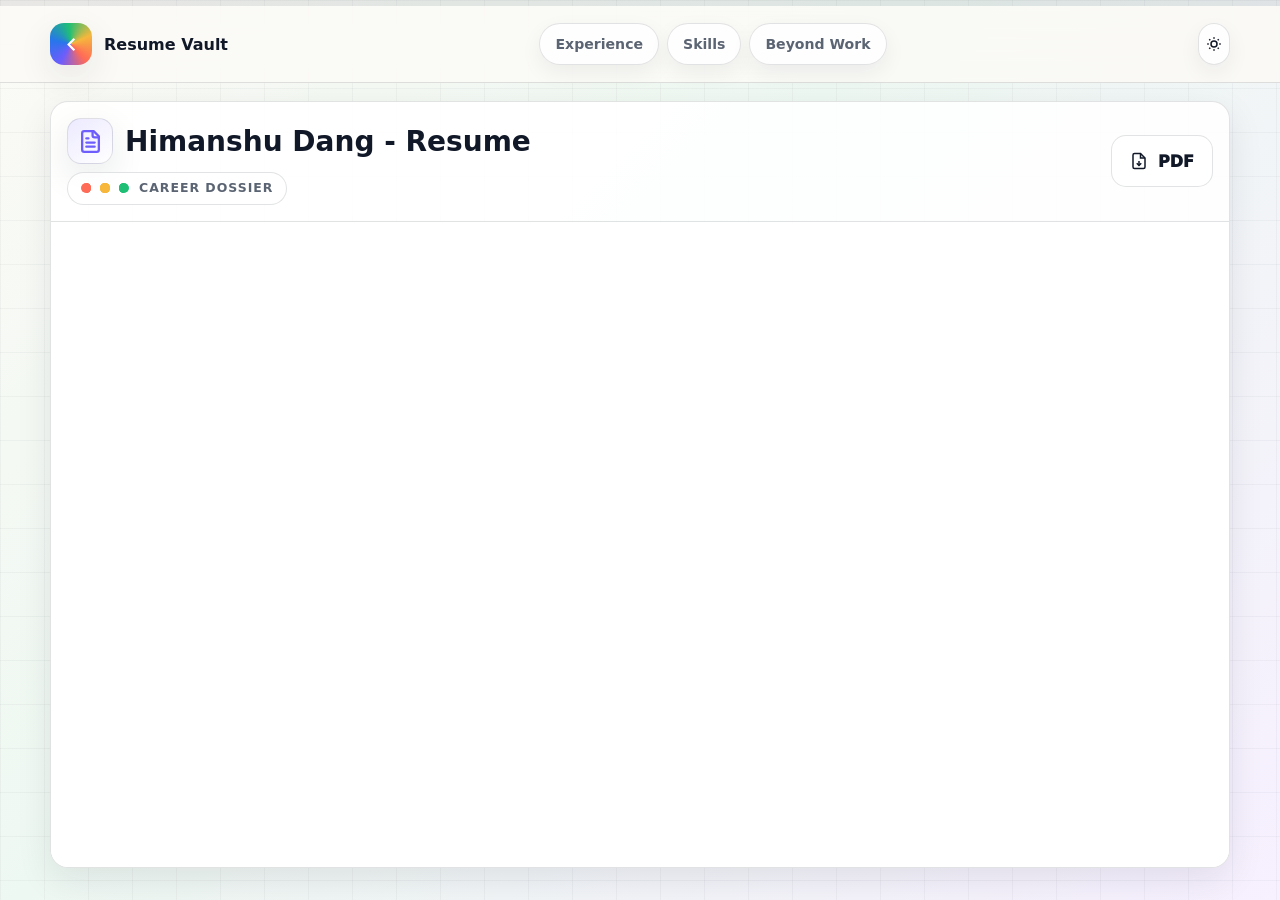
<file: resume.html>
<!DOCTYPE html>
<html lang="en">
<head>
  <meta charset="UTF-8" />
  <meta name="viewport" content="width=device-width, initial-scale=1.0" />
  <title>Himanshu Dang - Resume Vault</title>
  <meta name="description" content="Resume of Himanshu Dang, Product Manager specializing in growth, engagement, retention, and 0 to 1 products." />
  <link rel="icon" type="image/png" sizes="32x32" href="./assets/favicon-32.png" />
  <link rel="apple-touch-icon" sizes="180x180" href="./assets/apple-touch-icon.png" />
  <meta name="theme-color" content="#fbfaf6" />
  <script>try{if(localStorage.getItem("portfolio-theme-v2")==="dark"){document.documentElement.classList.add("dark");var m=document.querySelector('meta[name="theme-color"]');if(m)m.setAttribute("content","#061725")}}catch(e){}</script>
  <link rel="stylesheet" href="./shared.css" />
</head>
<body class="resume-page">
  <div class="progress-rail"><div class="progress-fill"></div></div>

  <header class="topbar">
    <div class="topbar-inner">
      <a class="brand" href="./index.html" aria-label="Back to portfolio">
        <span class="brand-mark">
          <svg viewBox="0 0 24 24" fill="none" stroke="currentColor" stroke-width="2.3"><path d="m15 18-6-6 6-6"/></svg>
        </span>
        <span>Resume Vault</span>
      </a>
      <div class="navlinks" data-nav>
        <a href="./index.html#experience">Experience</a>
        <a href="./index.html#skills">Skills</a>
        <a href="./extracurricular.html">Beyond Work</a>
      </div>
      <button class="icon-button" type="button" data-theme-toggle aria-label="Toggle theme">
        <svg viewBox="0 0 24 24" fill="none" stroke="currentColor" stroke-width="2"><path d="M12 3v2m0 14v2m9-9h-2M5 12H3m15.36-6.36-1.42 1.42M7.05 16.95l-1.41 1.41m12.72 0-1.42-1.41M7.05 7.05 5.64 5.64"/><circle cx="12" cy="12" r="4"/></svg>
      </button>
    </div>
  </header>

  <main class="resume-shell reveal visible">
    <div class="resume-toolbar">
      <div>
        <div class="toolbar-title">
          <span class="toolbar-icon logo-document" aria-hidden="true">
            <svg viewBox="0 0 24 24" fill="none" stroke="currentColor" stroke-width="2.2" stroke-linecap="round" stroke-linejoin="round">
              <path d="M15 2H6a2 2 0 0 0-2 2v16a2 2 0 0 0 2 2h12a2 2 0 0 0 2-2V7Z" />
              <path d="M14 2v4a2 2 0 0 0 2 2h4" />
              <path d="M10 9H8" />
              <path d="M16 13H8" />
              <path d="M16 17H8" />
            </svg>
          </span>
          <h1>Himanshu Dang - Resume</h1>
        </div>
        <span class="section-kicker">Career dossier</span>
      </div>
      <a class="cta secondary" href="./assets/CV_Himanshu_Dang.pdf" target="_blank" rel="noopener noreferrer">
        <svg viewBox="0 0 24 24" fill="none" stroke="currentColor" stroke-width="2"><path d="M14 2H6a2 2 0 0 0-2 2v16a2 2 0 0 0 2 2h12a2 2 0 0 0 2-2V8z"/><path d="M14 2v6h6"/><path d="M12 18v-6"/><path d="m9 15 3 3 3-3"/></svg>
        PDF
      </a>
    </div>
    <iframe class="resume-frame" src="./assets/CV_Himanshu_Dang.pdf" title="Himanshu Dang Resume"></iframe>
  </main>

  <script src="./shared.js"></script>
</body>
</html>
</file>
<file: shared.css>
:root {
  --ink: #111827;
  --paper: #fbfaf6;
  --panel: #ffffff;
  --panel-2: #f2f7f5;
  --line: rgba(17, 24, 39, 0.12);
  --muted: #5b6472;
  --violet: #6d5dfc;
  --green: #1fbf75;
  --coral: #ff6b57;
  --gold: #f6b73c;
  --blue: #2776ea;
  --navy: #0a192f;
  --shadow: 0 22px 70px rgba(17, 24, 39, 0.12);
  --shadow-soft: 0 12px 36px rgba(17, 24, 39, 0.09);
  --radius: 18px;
}

* { box-sizing: border-box; }

html {
  scroll-behavior: smooth;
  font-family: Inter, ui-sans-serif, system-ui, -apple-system, BlinkMacSystemFont, "Segoe UI", sans-serif;
}

body {
  margin: 0;
  min-height: 100vh;
  color: var(--ink);
  background:
    linear-gradient(90deg, rgba(17, 24, 39, 0.035) 1px, transparent 1px),
    linear-gradient(180deg, rgba(17, 24, 39, 0.035) 1px, transparent 1px),
    linear-gradient(135deg, #fbfaf6 0%, #eef8f2 42%, #f7f0ff 100%);
  background-size: 44px 44px, 44px 44px, auto;
  overflow-x: hidden;
}

body.dark {
  --ink: #f8fbff;
  --paper: #0a192f;
  --panel: #10223e;
  --panel-2: #132b4f;
  --line: rgba(255, 255, 255, 0.14);
  --muted: #a9b6c9;
  --shadow: 0 24px 80px rgba(0, 0, 0, 0.28);
  --shadow-soft: 0 16px 44px rgba(0, 0, 0, 0.2);
  background:
    linear-gradient(90deg, rgba(255, 255, 255, 0.04) 1px, transparent 1px),
    linear-gradient(180deg, rgba(255, 255, 255, 0.04) 1px, transparent 1px),
    linear-gradient(135deg, #061426 0%, #0f2a33 48%, #24183e 100%);
  background-size: 44px 44px, 44px 44px, auto;
}

:root.dark {
  --ink: #f8fbff;
  --paper: #0a192f;
  --panel: #10223e;
  --panel-2: #132b4f;
  --line: rgba(255, 255, 255, 0.14);
  --muted: #a9b6c9;
  --shadow: 0 24px 80px rgba(0, 0, 0, 0.28);
  --shadow-soft: 0 16px 44px rgba(0, 0, 0, 0.2);
}

:root.dark body {
  background:
    linear-gradient(90deg, rgba(255, 255, 255, 0.04) 1px, transparent 1px),
    linear-gradient(180deg, rgba(255, 255, 255, 0.04) 1px, transparent 1px),
    linear-gradient(135deg, #061426 0%, #0f2a33 48%, #24183e 100%);
  background-size: 44px 44px, 44px 44px, auto;
}

a { color: inherit; text-decoration: none; }
img { display: block; max-width: 100%; }
button { font: inherit; }

.progress-rail {
  position: fixed;
  top: 0;
  left: 0;
  right: 0;
  height: 6px;
  z-index: 100;
  background: rgba(17, 24, 39, 0.08);
}

.progress-fill {
  height: 100%;
  width: 0%;
  background: linear-gradient(90deg, var(--green), var(--gold), var(--coral), var(--violet));
  transform-origin: left center;
  box-shadow: 0 0 18px rgba(31, 191, 117, 0.4);
}

.topbar {
  position: sticky;
  top: 6px;
  z-index: 90;
  border-bottom: 1px solid var(--line);
  background: color-mix(in srgb, var(--paper) 88%, transparent);
  backdrop-filter: blur(18px);
}

.topbar-inner {
  width: min(1180px, calc(100% - 32px));
  height: 76px;
  margin: 0 auto;
  display: flex;
  align-items: center;
  justify-content: space-between;
  gap: 18px;
}

.brand {
  display: inline-flex;
  align-items: center;
  gap: 12px;
  font-weight: 900;
  letter-spacing: 0;
}

.brand-mark {
  width: 42px;
  height: 42px;
  border-radius: 14px;
  display: grid;
  place-items: center;
  color: white;
  background: conic-gradient(from 210deg, var(--violet), var(--blue), var(--green), var(--gold), var(--coral), var(--violet));
  box-shadow: var(--shadow-soft);
}

.brand-mark svg { width: 23px; height: 23px; }

.navlinks {
  display: flex;
  align-items: center;
  gap: 8px;
  flex-wrap: wrap;
  justify-content: center;
}

.navlinks a,
.chip-button,
.icon-button,
.menu-toggle {
  border: 1px solid var(--line);
  background: color-mix(in srgb, var(--panel) 84%, transparent);
  color: var(--ink);
  border-radius: 999px;
  min-height: 42px;
  display: inline-flex;
  align-items: center;
  justify-content: center;
  gap: 9px;
  box-shadow: 0 8px 22px rgba(17, 24, 39, 0.06);
  transition: transform 180ms ease, border-color 180ms ease, background 180ms ease, box-shadow 180ms ease;
}

.navlinks a {
  padding: 0 15px;
  font-size: 0.88rem;
  font-weight: 800;
  color: var(--muted);
}

.navlinks a:hover,
.navlinks a.active,
.chip-button:hover,
.icon-button:hover,
.menu-toggle:hover {
  color: var(--ink);
  transform: translateY(-2px);
  border-color: color-mix(in srgb, var(--violet) 60%, var(--line));
  box-shadow: var(--shadow-soft);
}

.menu-toggle {
  display: none;
  width: 44px;
  padding: 0;
  cursor: pointer;
}

.menu-toggle svg,
.icon-button svg,
.chip-button svg,
.cta svg { width: 18px; height: 18px; }

.hud {
  position: fixed;
  right: 18px;
  bottom: 18px;
  z-index: 80;
  width: min(290px, calc(100vw - 36px));
  padding: 14px;
  border: 1px solid var(--line);
  border-radius: 20px;
  background: color-mix(in srgb, var(--panel) 88%, transparent);
  backdrop-filter: blur(18px);
  box-shadow: var(--shadow);
}

.hud-row {
  display: flex;
  align-items: center;
  justify-content: space-between;
  gap: 12px;
  font-weight: 900;
  font-size: 0.82rem;
}

.hud-bar {
  height: 10px;
  margin-top: 10px;
  border-radius: 999px;
  overflow: hidden;
  background: color-mix(in srgb, var(--muted) 14%, transparent);
}

.hud-bar span {
  display: block;
  height: 100%;
  width: 0%;
  border-radius: inherit;
  background: linear-gradient(90deg, var(--green), var(--gold), var(--coral));
}

.hud-badges {
  display: grid;
  grid-template-columns: repeat(3, 1fr);
  gap: 7px;
  margin-top: 12px;
}

.badge-mini {
  border: 1px solid var(--line);
  border-radius: 12px;
  padding: 8px 6px;
  text-align: center;
  font-size: 0.68rem;
  font-weight: 900;
  color: var(--muted);
  background: color-mix(in srgb, var(--panel-2) 70%, transparent);
}

.badge-mini.unlocked {
  color: var(--ink);
  border-color: color-mix(in srgb, var(--green) 55%, var(--line));
  background: color-mix(in srgb, var(--green) 14%, var(--panel));
}

.container {
  width: min(1180px, calc(100% - 32px));
  margin: 0 auto;
}

.section {
  position: relative;
  padding: clamp(74px, 9vw, 120px) 0;
}

.section-kicker {
  display: inline-flex;
  align-items: center;
  gap: 10px;
  padding: 8px 13px;
  border: 1px solid var(--line);
  border-radius: 999px;
  color: var(--muted);
  background: color-mix(in srgb, var(--panel) 76%, transparent);
  font-size: 0.78rem;
  font-weight: 900;
  text-transform: uppercase;
  letter-spacing: 0.08em;
  line-height: 1.2;
}

.section-kicker::before {
  content: "";
  width: 48px;
  height: 10px;
  flex: 0 0 48px;
  border-radius: 999px;
  background:
    radial-gradient(circle at 5px 50%, var(--coral) 0 5px, transparent 5.5px),
    radial-gradient(circle at 24px 50%, var(--gold) 0 5px, transparent 5.5px),
    radial-gradient(circle at 43px 50%, var(--green) 0 5px, transparent 5.5px);
}

.section-title {
  margin: 16px 0 14px;
  font-size: clamp(2.15rem, 6vw, 5.2rem);
  line-height: 1.08;
  letter-spacing: 0;
  padding-bottom: 0.08em;
  overflow: visible;
}

.section-subtitle {
  max-width: 780px;
  margin: 0;
  color: var(--muted);
  font-size: clamp(1rem, 2vw, 1.22rem);
  line-height: 1.75;
}

.hero {
  min-height: calc(100vh - 82px);
  display: grid;
  align-items: center;
  padding: clamp(42px, 7vw, 86px) 0 clamp(60px, 8vw, 110px);
}

.hero-grid {
  display: grid;
  grid-template-columns: minmax(0, 1.18fr) minmax(280px, 0.62fr);
  align-items: center;
  gap: clamp(24px, 4vw, 56px);
}

.hero-card,
.panel,
.quest-card,
.timeline-card,
.project-card,
.sport-card,
.achievement-card,
.resume-shell {
  border: 1px solid var(--line);
  border-radius: var(--radius);
  background: color-mix(in srgb, var(--panel) 88%, transparent);
  box-shadow: var(--shadow-soft);
}

.hero h1 {
  margin: 14px 0 0;
  max-width: min(100%, 920px);
  font-size: clamp(3rem, 7.6vw, 6.9rem);
  line-height: 1.08;
  letter-spacing: 0;
  padding-bottom: 0.12em;
  overflow: visible;
}

.hero-intro {
  display: block;
  margin-bottom: 0.12em;
  color: var(--muted);
  font-size: clamp(1rem, 1.8vw, 1.45rem);
  line-height: 1.2;
  font-weight: 950;
  text-transform: uppercase;
  letter-spacing: 0.08em;
}

.hero-name-gradient {
  display: block;
  max-width: 100%;
  color: transparent;
  background: linear-gradient(100deg, var(--violet), var(--blue), var(--green), var(--coral));
  -webkit-background-clip: text;
  background-clip: text;
  overflow-wrap: normal;
}

.typing-line {
  min-height: 52px;
  margin: 24px 0 0;
  display: inline-flex;
  align-items: center;
  padding: 9px 14px;
  border: 1px solid var(--line);
  border-radius: 15px;
  background: color-mix(in srgb, var(--panel) 82%, transparent);
  box-shadow: var(--shadow-soft);
  font-size: clamp(1.35rem, 3vw, 2.25rem);
  font-weight: 950;
}

.typing-line span::after {
  content: "";
  display: inline-block;
  width: 3px;
  height: 1em;
  margin-left: 4px;
  transform: translateY(2px);
  background: var(--coral);
  animation: blink 800ms steps(2) infinite;
}

.hero-copy {
  max-width: 800px;
  margin: 28px 0 0;
  color: var(--muted);
  font-size: clamp(1rem, 1.7vw, 1.22rem);
  line-height: 1.8;
}

.hero-copy strong { color: var(--ink); }
.accent { color: var(--violet); font-weight: 950; }
.accent-green { color: var(--green); font-weight: 950; }
.accent-coral { color: var(--coral); font-weight: 950; }

.cta-row {
  display: flex;
  flex-wrap: wrap;
  gap: 12px;
  margin-top: 32px;
}

.cta {
  min-height: 52px;
  padding: 0 18px;
  display: inline-flex;
  align-items: center;
  justify-content: center;
  gap: 10px;
  border: 1px solid var(--line);
  border-radius: 15px;
  font-weight: 950;
  cursor: pointer;
  transition: transform 180ms ease, box-shadow 180ms ease, background 180ms ease;
}

.cta.primary {
  color: white;
  background: linear-gradient(135deg, var(--violet), var(--blue));
  border-color: transparent;
  box-shadow: 0 18px 44px rgba(109, 93, 252, 0.28);
}

.cta.secondary {
  color: var(--ink);
  background: color-mix(in srgb, var(--panel) 85%, transparent);
}

.cta:hover {
  transform: translateY(-3px);
  box-shadow: var(--shadow);
}

.player-card {
  position: relative;
  overflow: hidden;
  padding: 18px;
  border-radius: 28px;
  border: 1px solid var(--line);
  background:
    linear-gradient(135deg, color-mix(in srgb, var(--panel) 90%, transparent), color-mix(in srgb, var(--panel-2) 78%, transparent));
  box-shadow: var(--shadow);
}

.player-card.clean {
  padding: 0;
  background: transparent;
  box-shadow: none;
}

.player-photo {
  position: relative;
  aspect-ratio: 1 / 1;
  overflow: hidden;
  border-radius: 22px;
  border: 1px solid var(--line);
  background: var(--panel-2);
}

.player-card.clean .player-photo {
  border-radius: 24px;
  box-shadow: var(--shadow);
}

.player-photo img {
  width: 100%;
  height: 100%;
  object-fit: cover;
  filter: saturate(1.04) contrast(1.04);
}

.scanline {
  position: absolute;
  left: 0;
  right: 0;
  top: -20%;
  height: 18%;
  background: linear-gradient(180deg, transparent, rgba(255, 255, 255, 0.55), transparent);
  animation: scan 5s linear infinite;
  mix-blend-mode: overlay;
}

.player-stats {
  display: grid;
  grid-template-columns: repeat(3, 1fr);
  gap: 10px;
  margin-top: 14px;
}

.stat-tile {
  padding: 12px 10px;
  border: 1px solid var(--line);
  border-radius: 16px;
  background: color-mix(in srgb, var(--panel) 78%, transparent);
  text-align: center;
}

.stat-tile strong {
  display: block;
  font-size: 1.45rem;
  line-height: 1;
}

.stat-tile span {
  display: block;
  margin-top: 6px;
  color: var(--muted);
  font-size: 0.72rem;
  font-weight: 900;
  text-transform: uppercase;
  letter-spacing: 0.06em;
}

.two-column {
  display: grid;
  grid-template-columns: minmax(0, 0.82fr) minmax(0, 1.18fr);
  gap: 24px;
  align-items: start;
}

.about-layout {
  display: grid;
  grid-template-columns: minmax(0, 1fr);
}

.panel {
  padding: clamp(20px, 3vw, 32px);
  overflow: visible;
}

.panel h3 {
  margin: 0;
  font-size: clamp(1.4rem, 2.8vw, 2.4rem);
  line-height: 1.1;
}

.panel p {
  color: var(--muted);
  line-height: 1.75;
}

.section-card {
  display: flex;
  flex-direction: column;
  align-items: center;
  text-align: center;
}

.section-card .cta-row {
  justify-content: center;
}

.section-logo,
.page-hero-logo,
.toolbar-icon {
  display: inline-grid;
  place-items: center;
  border: 1px solid var(--line);
  background:
    linear-gradient(145deg, color-mix(in srgb, currentColor 13%, var(--panel)), color-mix(in srgb, var(--panel) 86%, transparent));
  box-shadow: var(--shadow-soft);
}

.section-logo {
  width: clamp(78px, 9vw, 104px);
  height: clamp(78px, 9vw, 104px);
  margin-bottom: 22px;
  border-radius: 26px;
}

.section-logo svg {
  width: clamp(40px, 4.6vw, 54px);
  height: clamp(40px, 4.6vw, 54px);
}

.logo-document { color: var(--violet); }
.logo-trophy { color: #64ffda; }

.contact-links {
  display: flex;
  flex-wrap: wrap;
  justify-content: center;
  gap: clamp(14px, 2.5vw, 22px);
  margin: 34px 0 26px;
}

.contact-link {
  width: clamp(72px, 8vw, 94px);
  height: clamp(72px, 8vw, 94px);
  display: inline-grid;
  place-items: center;
  border: 1px solid var(--line);
  border-radius: 24px;
  color: var(--ink);
  background: color-mix(in srgb, var(--panel) 88%, transparent);
  box-shadow: var(--shadow-soft);
  transition: transform 180ms ease, box-shadow 180ms ease, color 180ms ease, border-color 180ms ease;
}

.contact-link svg {
  width: clamp(30px, 3.6vw, 40px);
  height: clamp(30px, 3.6vw, 40px);
}

.contact-link:hover {
  transform: translateY(-4px);
  box-shadow: var(--shadow);
}

.contact-github:hover {
  color: var(--coral);
  border-color: color-mix(in srgb, var(--coral) 52%, var(--line));
}

.contact-linkedin:hover {
  color: var(--blue);
  border-color: color-mix(in srgb, var(--blue) 52%, var(--line));
}

.contact-mail:hover {
  color: var(--green);
  border-color: color-mix(in srgb, var(--green) 52%, var(--line));
}

.approach-grid {
  display: grid;
  grid-template-columns: repeat(2, 1fr);
  gap: 14px;
  margin-top: 22px;
}

.approach-card {
  min-height: 190px;
  padding: 18px;
  border: 1px solid var(--line);
  border-radius: 17px;
  background: color-mix(in srgb, var(--panel-2) 70%, transparent);
}

.approach-card h4 {
  margin: 0 0 10px;
  font-size: 1rem;
}

.approach-card p { margin: 0; font-size: 0.92rem; }

.map {
  position: sticky;
  top: 102px;
  display: grid;
  gap: 12px;
}

.map-node {
  display: grid;
  grid-template-columns: 44px 1fr auto;
  align-items: center;
  gap: 12px;
  padding: 14px;
  border: 1px solid var(--line);
  border-radius: 18px;
  background: color-mix(in srgb, var(--panel) 82%, transparent);
  box-shadow: var(--shadow-soft);
}

.node-icon {
  width: 44px;
  height: 44px;
  border-radius: 14px;
  display: grid;
  place-items: center;
  color: white;
  background: linear-gradient(135deg, var(--blue), var(--green));
}

.node-icon svg { width: 22px; height: 22px; }

.map-node strong { display: block; }
.map-node span { color: var(--muted); font-size: 0.84rem; font-weight: 800; }
.node-xp { font-size: 0.78rem; font-weight: 950; color: var(--coral); }

.quest-stack {
  display: grid;
  gap: 20px;
}

.quest-card {
  position: relative;
  overflow: hidden;
  padding: clamp(20px, 4vw, 32px);
  transition: transform 180ms ease, box-shadow 180ms ease;
}

.quest-card:hover {
  transform: translateY(-4px);
  box-shadow: var(--shadow);
}

.quest-head {
  display: flex;
  align-items: flex-start;
  gap: 16px;
  justify-content: space-between;
}

.quest-company {
  display: flex;
  align-items: center;
  gap: 15px;
}

.logo {
  width: 62px;
  height: 62px;
  padding: 8px;
  object-fit: contain;
  border-radius: 18px;
  border: 1px solid var(--line);
  background: white;
}

.quest-company h3,
.timeline-card h3 {
  margin: 0 0 4px;
  font-size: clamp(1.35rem, 2.4vw, 2.2rem);
}

.role {
  margin: 0;
  color: var(--muted);
  font-weight: 800;
}

.date-pill {
  white-space: nowrap;
  padding: 8px 11px;
  border: 1px solid var(--line);
  border-radius: 999px;
  background: color-mix(in srgb, var(--gold) 14%, var(--panel));
  font-size: 0.78rem;
  font-weight: 950;
}

.project-list {
  display: grid;
  gap: 14px;
  margin-top: 22px;
}

.project-mini {
  position: relative;
  border: 1px solid var(--line);
  border-radius: 17px;
  background: color-mix(in srgb, var(--panel-2) 76%, transparent);
  overflow: hidden;
  transition: transform 180ms ease, border-color 180ms ease, box-shadow 180ms ease;
}

.project-mini summary {
  position: relative;
  list-style: none;
  cursor: pointer;
  padding: 16px;
  display: flex;
  align-items: center;
  justify-content: space-between;
  gap: 16px;
  font-weight: 950;
  transition: padding 180ms ease, background 180ms ease;
}

.project-summary-main {
  display: inline-flex;
  align-items: center;
  min-width: 0;
  gap: 12px;
}

.mini-logo {
  width: 34px;
  height: 34px;
  padding: 5px;
  object-fit: contain;
  flex: 0 0 34px;
  border-radius: 10px;
  border: 1px solid var(--line);
  background: white;
}

.project-mini summary::-webkit-details-marker { display: none; }

.project-mini:not([open]):hover {
  transform: translateY(-3px);
  border-color: color-mix(in srgb, var(--green) 48%, var(--line));
  box-shadow: var(--shadow-soft);
}

.project-mini:not([open]) summary:hover {
  padding-bottom: 34px;
  background: color-mix(in srgb, var(--green) 8%, transparent);
}

.project-mini:not([open]) summary::after,
.timeline-card:not([open]) summary::after {
  content: "Tap to view more";
  position: absolute;
  right: 16px;
  bottom: 8px;
  opacity: 0;
  transform: translateY(5px);
  color: var(--green);
  font-size: 0.72rem;
  font-weight: 950;
  text-transform: uppercase;
  letter-spacing: 0.04em;
  pointer-events: none;
  transition: opacity 180ms ease, transform 180ms ease;
}

.project-mini:not([open]) summary:hover::after,
.timeline-card:not([open]) summary:hover::after {
  opacity: 1;
  transform: translateY(0);
}

.project-mini summary span {
  color: var(--muted);
  font-size: 0.82rem;
  font-weight: 800;
}

.project-mini ul,
.timeline-card ul,
.sport-card ul {
  margin: 0;
  padding: 0 18px 18px 36px;
  color: var(--muted);
  line-height: 1.65;
}

.project-mini li,
.timeline-card li,
.sport-card li { margin: 8px 0; }

.timeline {
  position: relative;
  display: grid;
  gap: 16px;
}

.timeline-card {
  position: relative;
  padding: 0;
  overflow: hidden;
  transition: transform 180ms ease, border-color 180ms ease, box-shadow 180ms ease;
}

.timeline-card .logo { width: 54px; height: 54px; border-radius: 16px; }

.timeline-card summary {
  position: relative;
  list-style: none;
  cursor: pointer;
  padding: 20px;
  display: grid;
  grid-template-columns: auto 1fr;
  gap: 16px;
  align-items: center;
  transition: padding 180ms ease, background 180ms ease;
}

.timeline-card summary::-webkit-details-marker { display: none; }

.timeline-card:not([open]):hover {
  transform: translateY(-3px);
  border-color: color-mix(in srgb, var(--green) 48%, var(--line));
  box-shadow: var(--shadow-soft);
}

.timeline-card:not([open]) summary:hover {
  padding-bottom: 38px;
  background: color-mix(in srgb, var(--green) 8%, transparent);
}

.timeline-card > ul {
  padding: 0 20px 22px 98px;
}

.skills-grid {
  display: grid;
  grid-template-columns: repeat(4, 1fr);
  gap: 14px;
  margin-top: 28px;
}

.skill-card {
  min-height: 260px;
  padding: 18px;
  border: 1px solid var(--line);
  border-radius: 18px;
  background: color-mix(in srgb, var(--panel) 84%, transparent);
  box-shadow: var(--shadow-soft);
}

.skill-card h3 {
  margin: 0 0 16px;
  font-size: 1.05rem;
}

.skill-card ul {
  margin: 0;
  padding: 0;
  list-style: none;
  display: grid;
  gap: 10px;
}

.skill-card li {
  padding: 9px 10px;
  border-radius: 12px;
  background: color-mix(in srgb, var(--panel-2) 78%, transparent);
  color: var(--muted);
  font-weight: 800;
  font-size: 0.9rem;
}

.project-gallery {
  display: grid;
  grid-template-columns: repeat(3, 1fr);
  gap: 18px;
  margin-top: 28px;
}

.project-card {
  overflow: hidden;
  cursor: pointer;
  transition: transform 180ms ease, box-shadow 180ms ease;
}

.project-card:hover {
  transform: translateY(-5px) rotate(-0.4deg);
  box-shadow: var(--shadow);
}

.project-thumb {
  aspect-ratio: 9 / 13;
  overflow: hidden;
  background: #111827;
}

.project-thumb img {
  width: 100%;
  height: 100%;
  object-fit: cover;
}

.project-body {
  padding: 18px;
}

.project-body h3 {
  margin: 0 0 8px;
  font-size: 1.25rem;
}

.project-body p {
  margin: 0;
  color: var(--muted);
  line-height: 1.55;
}

.arena-hero {
  min-height: 62vh;
  display: grid;
  align-items: end;
  position: relative;
  overflow: hidden;
  padding: 110px 0 54px;
  color: white;
  background: #0a192f;
}

.arena-hero::before {
  content: "";
  position: absolute;
  inset: 0;
  background: linear-gradient(180deg, rgba(10, 25, 47, 0.2), rgba(10, 25, 47, 0.88)), url("./assets/hockey-hero-BPnyLo-I.jpg") center / cover;
  transform: scale(1.04);
}

.arena-hero .container { position: relative; z-index: 1; }

.page-hero-logo {
  width: clamp(82px, 10vw, 116px);
  height: clamp(82px, 10vw, 116px);
  margin-bottom: 24px;
  border-radius: 30px;
  color: #64ffda;
  background: rgba(100, 255, 218, 0.1);
  border-color: rgba(100, 255, 218, 0.28);
  box-shadow: 0 26px 70px rgba(0, 0, 0, 0.28);
}

.page-hero-logo svg {
  width: clamp(46px, 5vw, 64px);
  height: clamp(46px, 5vw, 64px);
}

.arena-hero h1 {
  max-width: 850px;
  margin: 14px 0 0;
  font-size: clamp(3.2rem, 11vw, 8rem);
  line-height: 0.9;
}

.arena-hero p {
  max-width: 640px;
  color: rgba(255, 255, 255, 0.76);
  font-size: clamp(1rem, 2vw, 1.24rem);
  line-height: 1.7;
}

.sports-grid {
  display: grid;
  grid-template-columns: repeat(3, 1fr);
  gap: 16px;
  margin-top: 28px;
}

.sport-card {
  min-height: 260px;
  padding: 20px;
  transition: transform 180ms ease, box-shadow 180ms ease;
}

.sport-card:hover {
  transform: translateY(-4px);
  box-shadow: var(--shadow);
}

.sport-date {
  color: var(--coral);
  font-weight: 950;
  text-transform: uppercase;
  letter-spacing: 0.08em;
  font-size: 0.72rem;
}

.sport-card h3 {
  margin: 10px 0 14px;
  font-size: 1.2rem;
}

.achievement-grid {
  display: grid;
  grid-template-columns: repeat(4, 1fr);
  gap: 16px;
  margin-top: 28px;
}

.achievement-card {
  padding: 20px;
  min-height: 170px;
}

.achievement-card p {
  margin: 0;
  color: var(--muted);
  line-height: 1.65;
  font-weight: 780;
}

.resume-page {
  min-height: 100vh;
  display: grid;
  grid-template-rows: auto 1fr;
}

.resume-shell {
  width: min(1180px, calc(100% - 32px));
  margin: 24px auto 32px;
  overflow: hidden;
  display: grid;
  grid-template-rows: auto minmax(640px, 1fr);
}

.resume-toolbar {
  padding: 16px;
  display: flex;
  align-items: center;
  justify-content: space-between;
  gap: 14px;
  border-bottom: 1px solid var(--line);
}

.toolbar-title {
  display: flex;
  align-items: center;
  gap: 12px;
  margin-bottom: 8px;
}

.toolbar-icon {
  width: 46px;
  height: 46px;
  flex: 0 0 46px;
  border-radius: 14px;
}

.toolbar-icon svg {
  width: 25px;
  height: 25px;
}

.resume-toolbar h1 {
  margin: 0;
  font-size: clamp(1.1rem, 2.4vw, 1.75rem);
}

.resume-frame {
  width: 100%;
  height: 100%;
  min-height: 640px;
  border: 0;
  background: white;
}

.modal {
  position: fixed;
  inset: 0;
  z-index: 110;
  display: none;
  align-items: center;
  justify-content: center;
  padding: 22px;
  background: rgba(8, 15, 28, 0.7);
  backdrop-filter: blur(14px);
}

.modal.open { display: flex; }

.modal-box {
  position: relative;
  width: min(420px, calc(100vw - 44px));
  border-radius: 24px;
  overflow: hidden;
  background: #060b14;
  box-shadow: 0 30px 90px rgba(0, 0, 0, 0.5);
}

.modal video {
  width: 100%;
  max-height: min(82vh, 760px);
  display: block;
}

.close {
  position: absolute;
  top: 10px;
  right: 10px;
  z-index: 1;
  width: 42px;
  height: 42px;
  border: 0;
  border-radius: 50%;
  color: white;
  background: rgba(0, 0, 0, 0.52);
  cursor: pointer;
}

.reveal {
  opacity: 0;
  transform: translateY(22px);
  transition: opacity 600ms ease, transform 600ms ease;
}

.reveal.visible {
  opacity: 1;
  transform: translateY(0);
}

.tilt {
  transform-style: preserve-3d;
}

@keyframes blink {
  0%, 48% { opacity: 1; }
  49%, 100% { opacity: 0; }
}

@keyframes scan {
  from { transform: translateY(0); }
  to { transform: translateY(760%); }
}

@media (prefers-reduced-motion: reduce) {
  *, *::before, *::after {
    animation-duration: 0.01ms !important;
    animation-iteration-count: 1 !important;
    scroll-behavior: auto !important;
    transition-duration: 0.01ms !important;
  }
}

@media (max-width: 980px) {
  .hero-grid,
  .two-column {
    grid-template-columns: 1fr;
  }

  .skills-grid,
  .achievement-grid {
    grid-template-columns: repeat(2, 1fr);
  }

  .project-gallery,
  .sports-grid {
    grid-template-columns: 1fr 1fr;
  }

  .hud { display: none; }
  .map { position: relative; top: auto; }
}

@media (max-width: 760px) {
  .topbar-inner { height: 68px; }
  .menu-toggle { display: inline-flex; }
  .navlinks {
    position: absolute;
    left: 16px;
    right: 16px;
    top: 76px;
    display: none;
    padding: 12px;
    border: 1px solid var(--line);
    border-radius: 18px;
    background: color-mix(in srgb, var(--panel) 96%, transparent);
    box-shadow: var(--shadow);
  }

  .navlinks.open { display: grid; grid-template-columns: 1fr 1fr; }
  .navlinks a { min-height: 42px; }
  .hero { min-height: auto; }
  .skills-grid,
  .achievement-grid,
  .project-gallery,
  .sports-grid,
  .approach-grid {
    grid-template-columns: 1fr;
  }

  .quest-head {
    flex-direction: column;
  }

  .timeline-card > ul {
    padding: 0 18px 20px 24px;
  }

  .resume-toolbar {
    align-items: flex-start;
    flex-direction: column;
  }

  .toolbar-title {
    align-items: flex-start;
  }

  .date-pill { white-space: normal; }
}
</file>
